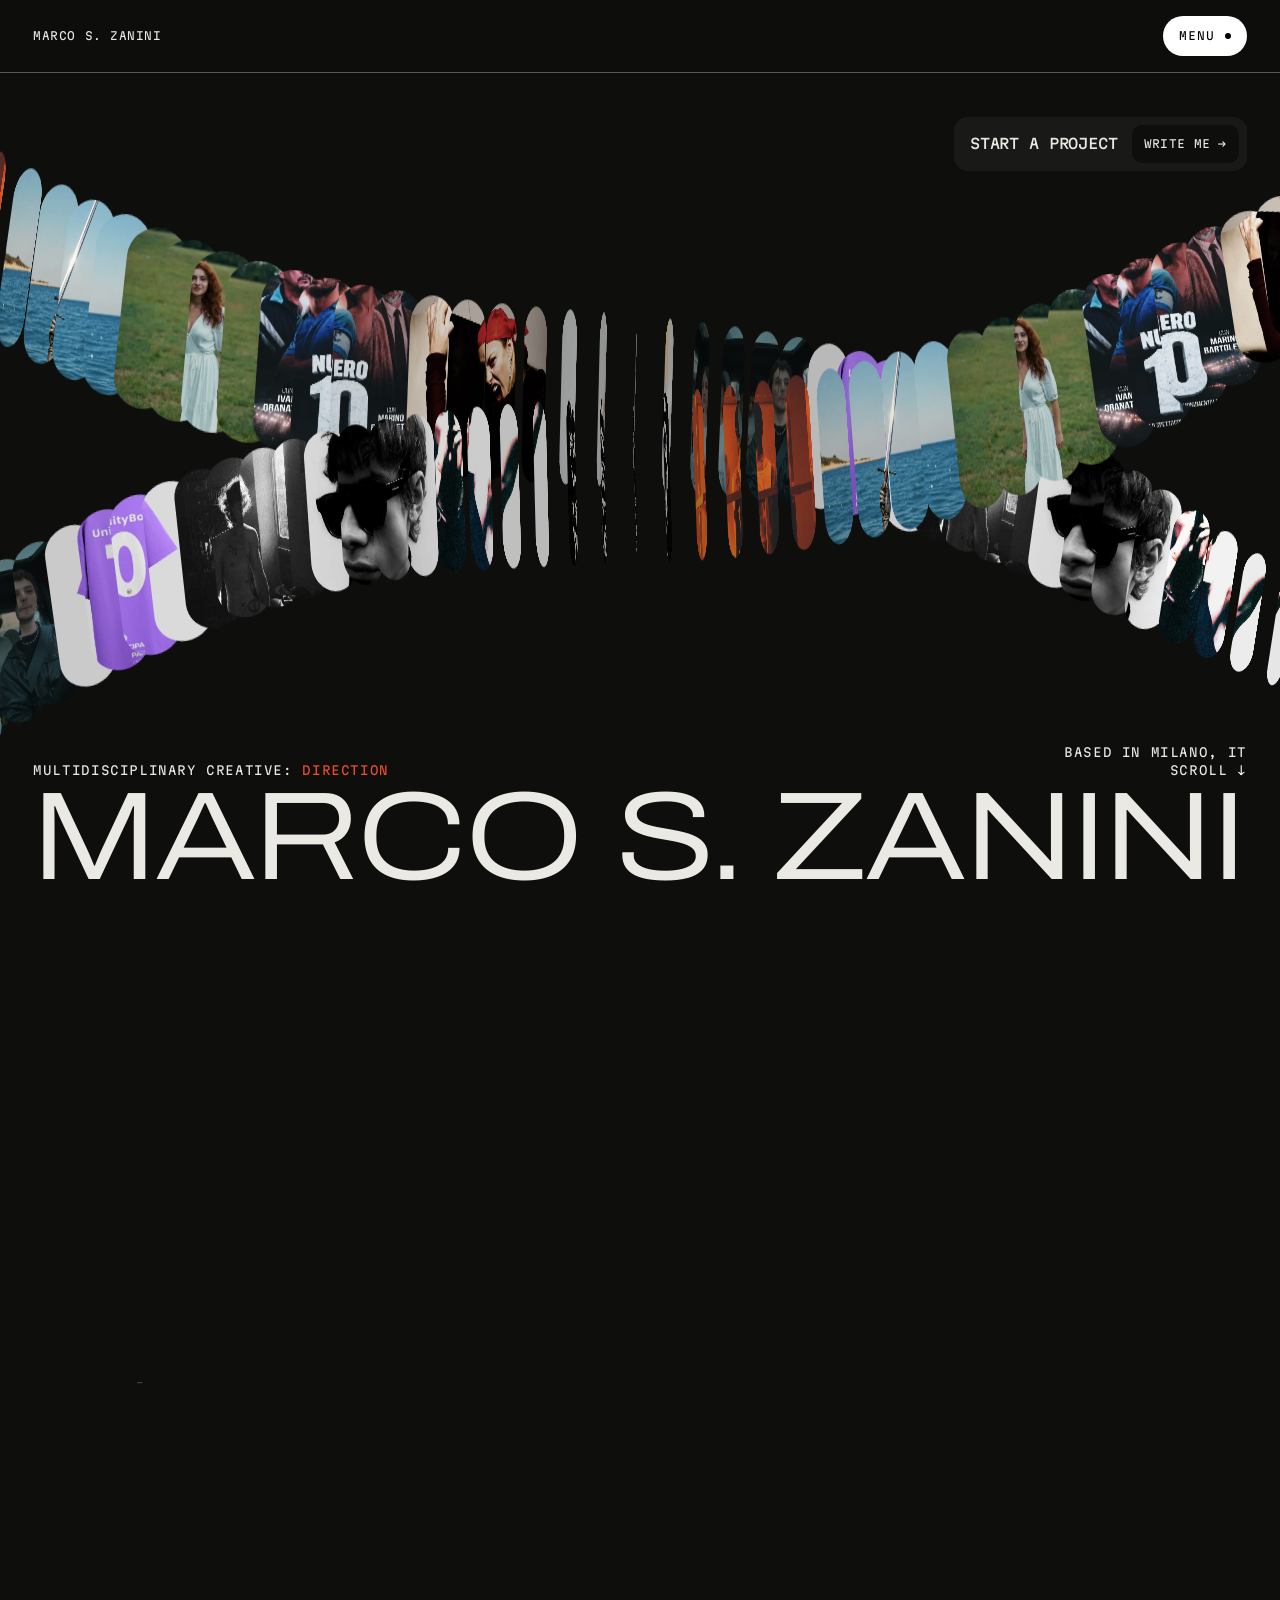
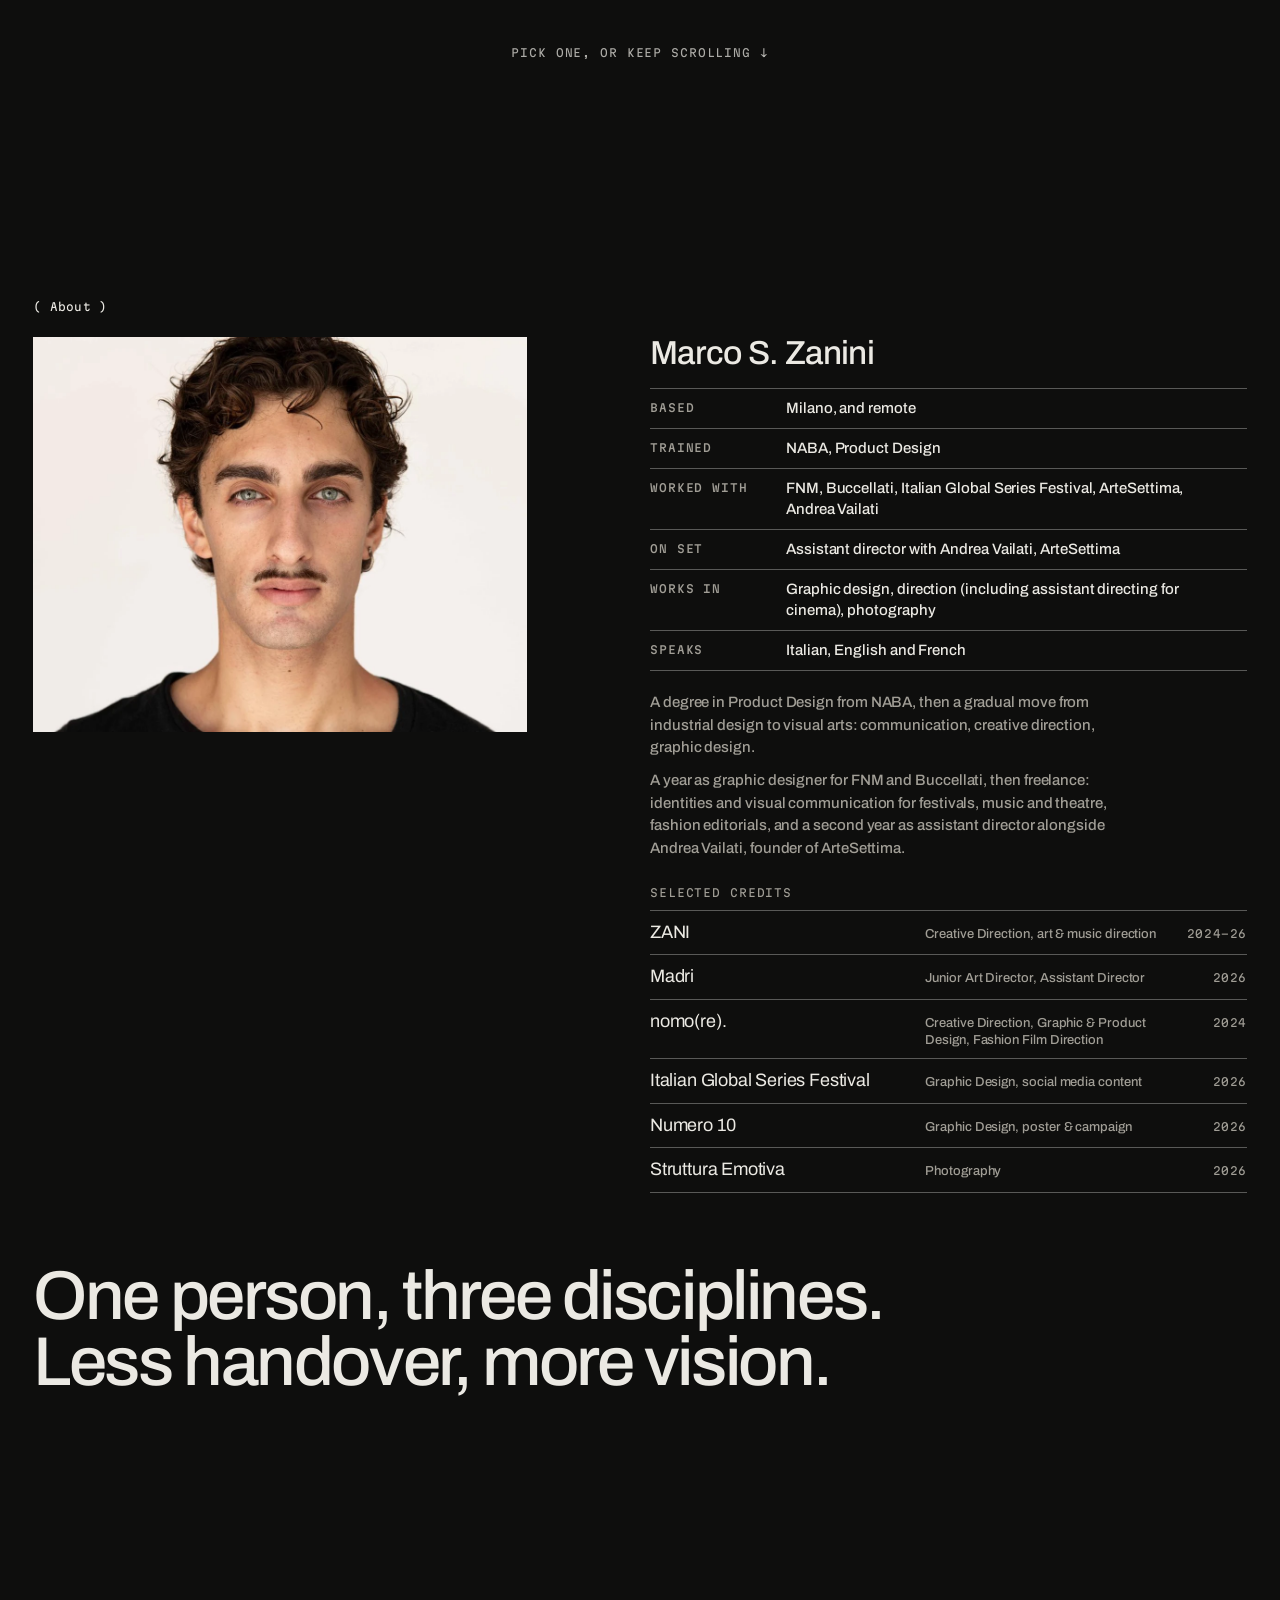
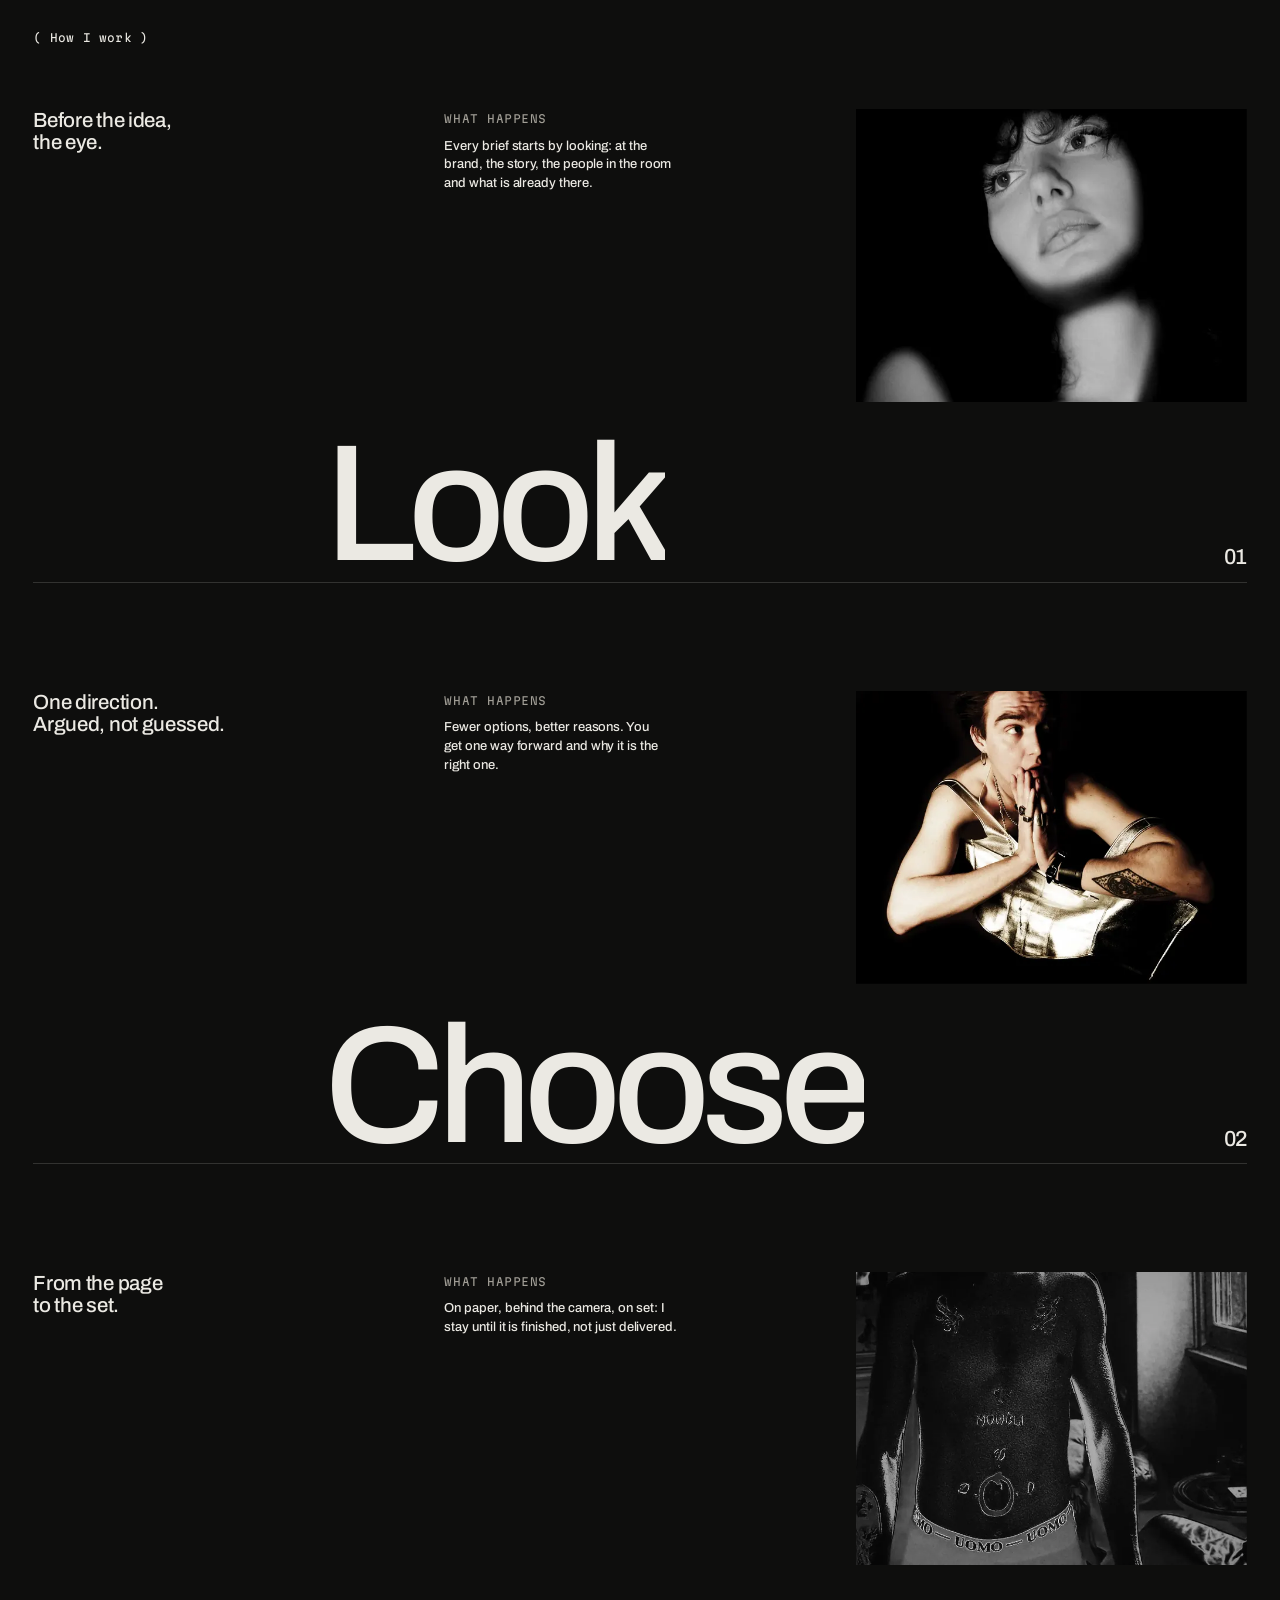
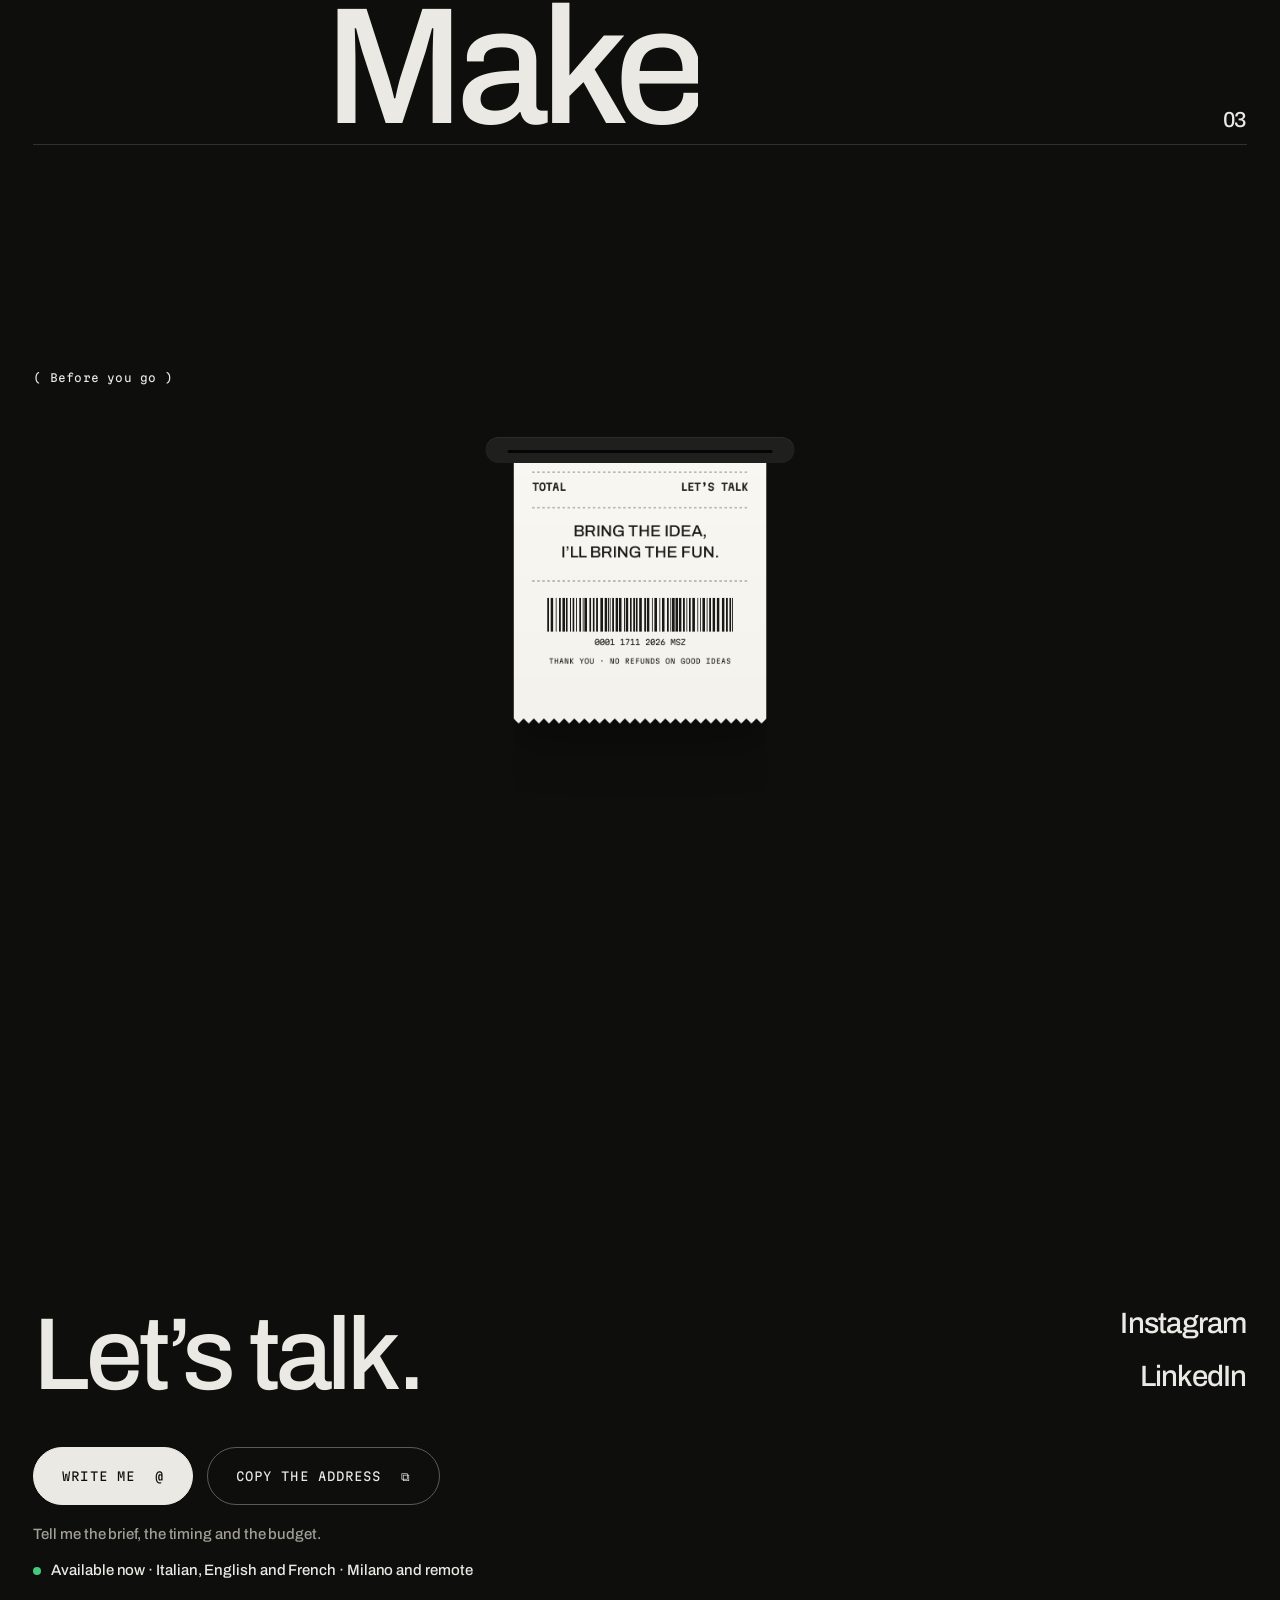
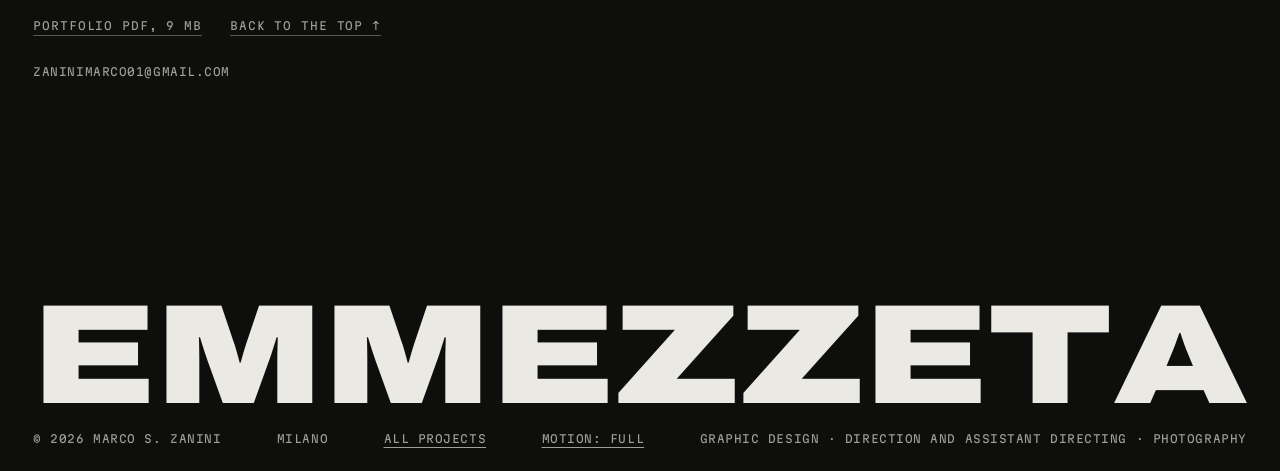
<file: index.html>
<!DOCTYPE html>
<html lang="en" class="dark">
<head>
<meta charset="utf-8">
<meta name="viewport" content="width=device-width, initial-scale=1">
<title>Marco S. Zanini — Multidisciplinary creative, Milano</title>
<meta name="description" content="Marco S. Zanini, multidisciplinary creative in Milano: graphic design, direction, assistant directing on film sets and photography. Available now, Milano and remote.">
<meta property="og:type" content="website">
<meta property="og:title" content="Marco S. Zanini — Multidisciplinary creative, Milano">
<meta property="og:description" content="Graphic design, direction, assistant directing and photography. Available now, Milano and remote.">
<meta property="og:url" content="https://emmezzeta.github.io/">
<meta property="og:image" content="https://emmezzeta.github.io/img/og.jpg">
<meta property="og:image:width" content="1200"><meta property="og:image:height" content="630">
<meta name="twitter:card" content="summary_large_image">
<meta name="theme-color" content="#0e0e0d">
<link rel="icon" href="favicon.svg" type="image/svg+xml">
<script>
(function(){var H=document.documentElement;H.classList.add('js');
/* if anything breaks, the page shows itself without motion rather than staying blank */
window.__err=function(){H.classList.add('noanim')};
window.addEventListener('error',function(e){if(!e.target||e.target===window)H.classList.add('noanim')});
})();
</script>
<link rel="preconnect" href="https://fonts.googleapis.com">
<link href="https://fonts.googleapis.com/css2?family=Archivo:wdth,wght@62..125,100..900&family=Martian+Mono:wdth,wght@75..112.5,100..800&family=Caveat:wght@600..700&display=swap" rel="stylesheet">
<link rel="stylesheet" href="site.css?v=1">
</head>
<body>
<a class="skip mono" href="#hub">Skip to the work</a>
<header class="top mono">
 <a href="#land" data-jump="land">Marco S. Zanini</a>
 <nav><a href="#hub" data-jump="hub"><span data-scr>Disciplines</span></a><a href="#about" data-jump="about"><span data-scr>About</span></a><a href="#contact" data-jump="contact"><span data-scr>Contact</span></a><a href="#index" class="nav-idx" data-index><span data-scr>Index</span></a></nav>
 <span class="tr"></span>
</header>

<main id="top">
<section class="land" id="land" data-ch="land" aria-label="Marco S. Zanini, multidisciplinary creative">
 <div class="rib" id="rib" aria-hidden="true"></div>
 <aside class="lcta" aria-label="Start a project">
  <p class="lcta-h">Start a project</p>
  <p class="lcta-p">Identity, campaign, set or film: let’s talk about it.</p>
  <a class="lcta-b mono" href="#contact" data-jump="contact"><span data-scr>Write me</span><span aria-hidden="true">→</span></a>
 </aside>
 <div class="lkick mono"><span>Multidisciplinary creative: <span class="slot"><span class="slot-in" id="slot"><span>Graphic design</span><span>Direction</span><span>Photography</span><span aria-hidden="true">Graphic design</span></span></span></span><span class="kr">Based in Milano, IT<br>Scroll ↓</span></div>
 <h1 class="lwm" id="lwm" aria-label="Marco S. Zanini"><span class="lwi" id="lwi" aria-hidden="true"><span class="wl" data-chars>Marco S.</span> <span class="wl" data-chars>Zanini</span></span></h1>
</section>
<section class="hub" id="hub" data-ch="hub" aria-label="Disciplines">
 <div class="hub-c">
  <span class="par fo" style="--fd:0ms">( Disciplines )</span>
  <h2><span class="ln"><span>Three disciplines.</span></span><span class="ln" style="--i:1"><span>One way of seeing.</span></span></h2>
  <span class="mono mute fo" style="--fd:700ms">Pick one, or keep scrolling ↓</span>
  <a href="#index" class="mono hub-all fo" style="--fd:800ms" data-index>Or see every project →</a>
 </div>
</section>

<section class="chap ab cs" id="about" data-ch="about" aria-label="About">
 <div class="cs-in">
  <span class="par lr">( About )</span>
  <figure class="cs-ph lri" id="abPh"><img src="img/about_02.webp" alt="Marco S. Zanini, portrait"></figure>
  <div class="cs-sheet">
   <p class="cs-name lr">Marco S. Zanini</p>
   <dl class="cs-rows">
    <div class="lr" style="--dl:80ms"><dt>Based</dt><dd>Milano, and remote</dd></div>
    <div class="lr" style="--dl:140ms"><dt>Trained</dt><dd>NABA, Product Design</dd></div>
    <div class="lr" style="--dl:200ms"><dt>Worked with</dt><dd>FNM, Buccellati, Italian Global Series Festival, ArteSettima, Andrea Vailati</dd></div>
    <div class="lr" style="--dl:260ms"><dt>On set</dt><dd>Assistant director with Andrea Vailati, ArteSettima</dd></div>
    <div class="lr" style="--dl:320ms"><dt>Works in</dt><dd>Graphic design, direction (including assistant directing for cinema), photography</dd></div>
    <div class="lr" style="--dl:380ms"><dt>Speaks</dt><dd>Italian, English and French</dd></div>
   </dl>
   <div class="cs-bio">
    <p class="lr" style="--dl:440ms">A degree in Product Design from NABA, then a gradual move from industrial design to visual arts: communication, creative direction, graphic design.</p>
    <p class="lr" style="--dl:500ms">A year as graphic designer for FNM and Buccellati, then freelance: identities and visual communication for festivals, music and theatre, fashion editorials, and a second year as assistant director alongside Andrea Vailati, founder of ArteSettima.</p>
   </div>
   <p class="cs-h mono lr" style="--dl:560ms">Selected credits</p>
   <ol class="cs-credits" id="csCredits"></ol>
  </div>
  <h2 class="big ab-claim lrl"><span class="ln"><span>One person, three disciplines.</span></span><span class="ln" style="--i:1"><span>Less handover, more vision.</span></span></h2>
 </div>
 <img class="cs-pic" alt="" aria-hidden="true" src="[data-uri]">
</section>

<section class="chap wid" id="wid" aria-label="What I do" hidden>
 <span class="par lr">( What I do )</span>
 <div class="wid-grid" data-lrg>
   <article class="wcard" style="--k:0" data-cat="gd"><div class="ph lri"><img src="img/posters_00.webp" alt="Apollo poster for ZANI, 8 December 2024, Milano"></div><p class="mono lrt">01 Graphic design</p><p class="lrt" style="--j:1">Identities, campaigns and print that hold up at every size.</p></article>
   <article class="wcard" style="--k:1" data-cat="dr"><div class="ph lri"><img src="img/nomore_01.webp" alt="nomo(re) editorial"></div><p class="mono lrt">02 Direction</p><p class="lrt" style="--j:1">Music, editorials and fashion film, from the idea to the final cut.</p></article>
   <article class="wcard" style="--k:2" data-cat="ad"><div class="ph lri"><img src="img/unascena_00.webp" alt="Still from una scena"></div><p class="mono lrt">03 Assistant director</p><p class="lrt" style="--j:1">Assistant director on short films and documentaries: the plan that gets the shot.</p></article>
   <article class="wcard" style="--k:3" data-cat="ph"><div class="ph lri"><img src="img/livemusic_02.webp" alt="Live music photograph"></div><p class="mono lrt">04 Photography</p><p class="lrt" style="--j:1">Portraits, editorials and live music, shot and post-produced.</p></article>
  </div>
</section>

<section class="chap how" id="how" data-ch="how" aria-label="How I work">
 <span class="par">( How I work )</span>
 <div class="step">
  <div class="g12 r1"><p class="st" data-fade>Before the idea,<br>the eye.</p><div class="what" data-fade style="--i:1"><span class="mono mute">What happens</span><p>Every brief starts by looking: at the brand, the story, the people in the room and what is already there.</p></div><div class="ph rv" data-rv="1"><img src="img/struttura_01.webp" alt="Struttura Emotiva"></div></div>
  <div class="word"><b data-rev><span class="ln"><span>Look</span></span></b><span class="n">01</span></div>
 </div>
 <div class="step">
  <div class="g12 r1"><p class="st" data-fade>One direction.<br>Argued, not guessed.</p><div class="what" data-fade style="--i:1"><span class="mono mute">What happens</span><p>Fewer options, better reasons. You get one way forward and why it is the right one.</p></div><div class="ph rv" data-rv="2"><img src="img/tiresia_01.webp" alt="/Tiresia editorial"></div></div>
  <div class="word"><b data-rev><span class="ln"><span>Choose</span></span></b><span class="n">02</span></div>
 </div>
 <div class="step">
  <div class="g12 r1"><p class="st" data-fade>From the page<br>to the set.</p><div class="what" data-fade style="--i:1"><span class="mono mute">What happens</span><p>On paper, behind the camera, on set: I stay until it is finished, not just delivered.</p></div><div class="ph rv" data-rv="0"><img src="img/santaliberta_00.webp" alt="Santa Libertà! editorial"></div></div>
  <div class="word"><b data-rev><span class="ln"><span>Make</span></span></b><span class="n">03</span></div>
 </div>
</section>

<section class="chap bin" id="bin" data-ch="bin" aria-label="Before you go">
 <span class="par lr">( Before you go )</span>
 <div class="bn-stage">
  <div class="prn" aria-hidden="true"><span class="prn-slot"></span></div>
  <div class="rc-win">
   <div class="rc-slot" role="button" tabindex="0" aria-label="A receipt that reads: Bring the idea, I’ll bring the fun. Pull it down to tear it off, or press Enter."></div>
  </div>
  <p class="bn-hint mono" aria-live="polite"></p>
 </div>
</section>

<div id="ftSlot"></div>
</main>

<div class="veil" id="veil" aria-hidden="true"></div>
<div class="cat" id="cat" role="dialog" aria-modal="true" aria-labelledby="catTitle">
 <div class="cat-in">
  <div class="cat-head">
   <div>
    <span class="par fo" style="--fd:200ms">( Discipline )</span>
    <h2 class="cat-title" id="catTitle"><span id="catName"></span><sup class="fo" id="catCount" style="--fd:700ms"></sup></h2>
   </div>
   <p class="cat-side fo" style="--fd:600ms"><span class="mono" id="catSub"></span><span id="catSide"></span></p>
  </div>
  <div class="cat-bar fo" style="--fd:800ms">
   <nav class="cat-idx" id="catIdx" aria-label="Projects in this discipline"></nav>
   <button class="back" type="button" data-back>← Disciplines</button>
  </div>
  <div class="works" id="catWorks"></div>
 </div>
 <div id="catFoot"></div>
</div>
<div class="proj" id="proj" role="dialog" aria-modal="true" aria-labelledby="pjTitle">
 <div class="pj-in" id="pjIn">
  <header class="pj-head" id="pjHead">
   <div class="pj-r1"><h2 class="pj-title" id="pjTitle"></h2><span class="pj-no" id="pjNo" aria-hidden="true"></span></div>
   <div class="pj-r2">
    <div class="pj-left">
     <p class="pj-tags mono mute fo" id="pjTags" style="--fd:300ms"></p>
     <p class="pj-role fo" id="pjRole" style="--fd:340ms"></p>
     <p class="pj-sub fo" id="pjSub" style="--fd:380ms"></p>
     <p class="pj-lead fo" id="pjLead" style="--fd:520ms"></p>
     <dl class="pj-meta" id="pjMeta"></dl>
     <button class="back pj-back fo" type="button" data-pback style="--fd:1000ms">← Back</button>
    </div>
    <div class="pj-hero" id="pjHero"><img src="img/tiresia_00.webp" alt=""></div>
   </div>
  </header>
  <div id="pjBody"></div>
 </div>
 <div id="pjFoot"></div>
</div>
<div class="ctag mono" id="ctag" aria-hidden="true">Open <span>→</span></div>
<p class="ab-hint mono" aria-hidden="true">Wipe the glass</p>
<a class="mcta" data-mail href="#contact">Write me <span aria-hidden="true">@</span></a>
<div class="toast mono" id="toast" role="status"></div>
<canvas id="gl" aria-hidden="true"></canvas>

<script src="app.js?v=1"></script>
</body>
</html>
</file>
<file: site.css>
:root{--bg:#efeee9;--fg:#0f0f0e;--mute:#5d5b55;--line:rgba(15,15,14,.15);--line2:rgba(15,15,14,.32);--red:#d13a1c;--bg2:#e2e0da;--pad:clamp(16px,2.6vw,40px);--gap:20px;
--sans:"Archivo","Helvetica Neue",Helvetica,Arial,sans-serif;--mono:"Martian Mono",ui-monospace,Menlo,monospace;
--p4:cubic-bezier(.86,0,.07,1);--eo:cubic-bezier(.16,1,.3,1)}
*{box-sizing:border-box;margin:0;padding:0}
html{background:var(--bg)}
html.dark{--bg:#0e0e0d;--fg:#ebe9e3;--mute:#a19e96;--line:rgba(235,233,227,.16);--line2:rgba(235,233,227,.34);--red:#ef4d2c;--bg2:#1d1d1b}
body,.cat,.proj{transition:background-color .6s var(--eo),color .6s var(--eo)}
html.lock{overflow:hidden}
body{background:var(--bg);color:var(--fg);font-family:var(--sans);font-weight:500;font-size:15px;line-height:1.3;letter-spacing:-.005em;-webkit-font-smoothing:antialiased;overflow-x:hidden}
a{color:inherit;text-decoration:none}
button{font:inherit;color:inherit;background:none;border:0;cursor:pointer;text-align:inherit}
:focus-visible{outline:2px solid var(--red);outline-offset:3px}
.mono{font-family:var(--mono);font-size:11px;font-weight:400;letter-spacing:.05em;text-transform:uppercase;line-height:1.5}
.par{font-family:var(--mono);font-size:11px;font-weight:400;letter-spacing:.02em;line-height:1.5}
.mute{color:var(--mute)}

/* header */
.top{position:fixed;inset:0 0 auto;z-index:60;display:grid;grid-template-columns:1fr auto 1fr;align-items:center;gap:16px;padding:16px var(--pad);mix-blend-mode:difference;color:#fff}
.top nav{display:flex;gap:28px}
.top a:hover{opacity:.6}
.top .tr{justify-self:end;display:flex;gap:26px;align-items:center}
.tgl{font:inherit;letter-spacing:inherit;text-transform:inherit;color:inherit}
.tgl:hover{opacity:.6}

/* reveals — lines, letters, fades (timings from the reference: lines 1s, letters 1.2s / 30ms) */
.ln{display:block;overflow:hidden;padding-bottom:.12em;margin-bottom:-.12em}
.ln>span{display:block;transform:translateY(130%);transition:transform 1s var(--p4);transition-delay:calc(var(--d,0ms) + var(--i,0)*50ms)}
.in .ln>span,.ln.in>span{transform:none}
.lm{display:inline-block;overflow:hidden;vertical-align:top;padding-bottom:.14em;margin-bottom:-.14em}
.lc{display:inline-block;transform:translateY(135%);transition:transform 1.2s var(--p4);transition-delay:calc(var(--d,0ms) + var(--i,0)*30ms)}
.in .lc{transform:none}
.fo{opacity:0;transition:opacity 1s cubic-bezier(.33,1,.68,1);transition-delay:calc(var(--d,0ms) + var(--fd,500ms))}
.in .fo,.fo.in{opacity:1}
.rs .lc,.rs .fo,.rs .ln>span{transition:none!important}
[data-fade]{opacity:0;transform:translateY(16px);transition:opacity 1s cubic-bezier(.33,1,.68,1),transform 1.1s var(--eo);transition-delay:calc(var(--i,0)*90ms)}
[data-fade].in{opacity:1;transform:none}

/* hub */
.hub{position:relative;height:100svh;min-height:700px;overflow:hidden}
.card{position:absolute;left:0;top:0;border-radius:10px;overflow:hidden;z-index:45;background:var(--bg2);transform-origin:50% 50%;will-change:transform}
.card img{width:100%;height:100%;object-fit:cover;display:block;pointer-events:none}
.gl .card{background:transparent}
.gl .card img{opacity:0}
.gl .cat .ph img{opacity:0}
.dl{position:absolute;z-index:55;display:block}
.dl .sub,.dl .go{position:absolute;top:calc(100% + 8px);white-space:nowrap}
.dl.L .sub,.dl.L .go{right:0}
.dl.R .sub,.dl.R .go{left:0}
.dl .sub+.go{top:calc(100% + 28px)}
.dl.L{text-align:right;transform:translate(-100%,-50%)}
.dl.R{text-align:left;transform:translate(0,-50%)}
.dl.C{text-align:center;transform:translate(-50%,-50%)}
.dl.C .sub{left:50%;transform:translateX(-50%)}
.dl.C .go{left:50%;transform:translate(-50%,4px)}
.dl.C:hover .go,.dl.C:focus-visible .go{transform:translate(-50%,0)}
.dl .nm{display:block;font-size:clamp(22px,2.15vw,32px);line-height:1;letter-spacing:-.025em;white-space:nowrap;transition:color .25s}
.dl sup{font-family:var(--mono);font-size:11px;font-weight:400;color:var(--red);letter-spacing:0;vertical-align:top;margin-left:6px;display:inline-block}
.dl .sub{color:var(--mute)}
.dl .go{color:var(--red);opacity:0;transform:translateY(4px);transition:opacity .3s,transform .4s var(--eo)}
.dl:hover .nm,.dl:focus-visible .nm{color:var(--red)}
.dl:hover .go,.dl:focus-visible .go{opacity:1;transform:none}
.hub-c{position:absolute;left:50%;bottom:8.5vh;transform:translateX(-50%);width:min(620px,92vw);display:flex;flex-direction:column;align-items:center;gap:16px;text-align:center;z-index:55}
.hub-c h2{font-size:clamp(30px,3.3vw,50px);line-height:.98;letter-spacing:-.03em;font-weight:500}
.hub .dl,.hub .hub-c{transition:opacity .45s var(--eo)}
.hub.out .dl,.hub.out .hub-c{opacity:0;pointer-events:none}
.hub.out .card{pointer-events:none}
html.away-hub .hub .card{visibility:hidden}
html.gl-lost #gl{opacity:0}

/* sections */
.sec{padding:0 var(--pad)}
.g12{display:grid;grid-template-columns:repeat(12,minmax(0,1fr));column-gap:var(--gap)}
.big{font-size:clamp(40px,5.4vw,82px);line-height:.96;letter-spacing:-.035em;font-weight:500}
.ab-intro{padding-top:24vh;align-items:start}
.ab-intro .par{grid-column:1/4}
.ab-intro .txt{grid-column:7/12;font-size:clamp(16px,1.25vw,19px);line-height:1.4}
.ab-intro .txt p+p{margin-top:.9em}
.ab-claim{margin-top:18vh}
.ab-claim .big{grid-column:1/11}
.wid{margin-top:26vh}
.wid-grid{display:grid;grid-template-columns:repeat(4,minmax(0,1fr));gap:var(--gap);margin-top:30px}
.ph{position:relative;display:block;overflow:hidden}
.ph img{position:absolute;inset:0;width:100%;height:100%;object-fit:cover;display:block}
.rv img{clip-path:inset(100% 0 0 0);transform:scale(1.14);transition:clip-path 1.25s var(--p4),transform 1.8s var(--eo)}
.rv[data-rv="1"] img{clip-path:inset(0 100% 0 0)}
.rv[data-rv="2"] img{clip-path:inset(50% 50% 50% 50%)}
.rv[data-rv="3"] img{clip-path:inset(0 0 100% 0)}
.rv.in img{clip-path:inset(0 0 0 0);transform:none}
.wcard .ph{aspect-ratio:4/5}
.wcard .mono{margin-top:14px;color:var(--mute)}
.wcard p{margin-top:6px;font-size:14px;line-height:1.4;max-width:30ch}
.how{margin-top:28vh}
.step{margin-top:12vh}
.step .r1{align-items:start}
.step .st{grid-column:1/4;font-size:clamp(18px,1.6vw,24px);line-height:1.08;letter-spacing:-.015em}
.step .what{grid-column:5/8}
.step .what p{margin-top:8px;font-size:13px;line-height:1.45;max-width:34ch}
.step .ph{grid-column:9/13;aspect-ratio:4/3}
.step .word{display:flex;justify-content:space-between;align-items:flex-end;border-bottom:1px solid var(--line);margin-top:4vh;padding-bottom:10px}
.step .word b{font-weight:500;font-size:clamp(84px,13vw,200px);line-height:.8;letter-spacing:-.05em;margin-left:24%}
.step .word .n{font-size:clamp(18px,1.7vw,26px);letter-spacing:-.02em}
.sel{margin-top:28vh}

/* works: same size as the About cards (3 of 12 columns, 4:5), entering sideways from outside */
.works{display:grid;grid-template-columns:repeat(12,minmax(0,1fr));column-gap:var(--gap);row-gap:10vh;margin-top:7vh;align-items:start}
.sw .cap{display:flex;flex-direction:column;gap:4px;margin-bottom:12px;opacity:0;transform:translateY(10px);transition:opacity .9s cubic-bezier(.33,1,.68,1) .55s,transform 1s var(--eo) .55s}
.sw .cap .t{font-size:clamp(17px,1.4vw,21px);letter-spacing:-.015em}
.sw .ph{aspect-ratio:4/5;transform:translateX(calc(var(--dir,-1)*80vw));transition:transform 1.5s var(--p4)}
.sw .ph img{transform:scale(1.2);transition:transform 2.1s var(--eo) .35s}
.sw.in .ph,.sw.in .ph img{transform:none}
.sw.in .cap{opacity:1;transform:none}
.sw .ph:hover img{transform:scale(1.04);transition-delay:0s;transition-duration:.9s}
.close{margin:30vh 0 6vh}
.close .big{grid-column:1/12}
.ctag{position:fixed;left:0;top:0;z-index:58;pointer-events:none;height:34px;padding:0 14px;border-radius:999px;background:var(--fg);color:var(--bg);display:flex;align-items:center;gap:10px;opacity:0;transform:scale(.8);transition:opacity .2s,transform .35s var(--eo)}
.ctag.on{opacity:1;transform:scale(1)}

/* footer */
.ft{position:relative;padding:14vh var(--pad) 0;overflow:hidden}
.ft-top{align-items:end}
.ft-h{grid-column:1/9;font-size:clamp(46px,6.6vw,108px);line-height:.93;letter-spacing:-.04em;font-weight:500}
.ft-soc{grid-column:10/13;list-style:none;font-size:clamp(22px,2.3vw,36px);line-height:1.12;letter-spacing:-.025em}
.ft-soc a:hover{color:var(--red)}
.ft-pills{display:flex;flex-wrap:wrap;gap:14px;margin-top:44px}
.pill{display:inline-flex;align-items:center;gap:20px;height:58px;padding:0 28px;border:1px solid var(--line2);border-radius:999px;font-family:var(--mono);font-size:12px;font-weight:400;letter-spacing:.09em;text-transform:uppercase;transition:background-color .25s,color .25s,border-color .25s}
.pill:hover{background:var(--fg);color:var(--bg);border-color:var(--fg)}
.pill .ar{display:inline-block;transition:transform .45s var(--eo)}
.pill:hover .ar{transform:translateX(5px)}
.ft-mail{margin-top:16px}
.ft-word{margin-top:9vh;display:flex;justify-content:space-between;font-weight:900;font-stretch:125%;line-height:.76;letter-spacing:-.01em;white-space:nowrap;user-select:none;overflow:hidden;padding-top:.04em}
.ft-word.up{overflow:visible}
.ft-word .L{display:inline-block;transform-origin:50% 58%;will-change:transform;transform:translateY(115%)}
.ft-word.shown .L{transform:none}
.ft-meta{display:flex;justify-content:space-between;gap:16px;padding:20px 0 24px}

/* discipline page */
.cat{position:fixed;inset:0;z-index:40;background:var(--bg);overflow-y:auto;overflow-x:hidden;overscroll-behavior:contain;visibility:hidden;opacity:0;transform-origin:50% 45%}
.cat.open{visibility:visible}
.cat-in{padding:0 var(--pad)}
.cat-head{padding-top:96px;display:flex;justify-content:space-between;align-items:flex-start;gap:24px}
.cat-head .par{display:block;margin-bottom:18px}
.cat-title{font-size:clamp(56px,10.4vw,150px);line-height:.84;letter-spacing:-.05em;font-weight:500;white-space:nowrap}
.cat-title sup{font-family:var(--mono);font-size:14px;font-weight:400;color:var(--red);letter-spacing:0;vertical-align:top;margin-left:12px;display:inline-block;margin-top:.3em}
.cat-side{max-width:320px;font-size:15px;line-height:1.4;padding-top:44px}
.cat-side .mono{display:block;margin-bottom:8px;color:var(--mute)}
.cat-bar{display:flex;justify-content:space-between;align-items:center;gap:24px;margin-top:52px;padding-top:18px;border-top:1px solid var(--line)}
.cat-idx{display:flex;flex-wrap:wrap;gap:6px 26px}
.cat-idx button{display:inline-flex;gap:10px;align-items:baseline;font-size:17px;letter-spacing:-.01em;transition:color .2s}
.cat-idx button .mono{color:var(--mute)}
.cat-idx button:hover{color:var(--red)}
.back{display:inline-flex;align-items:center;gap:12px;height:44px;padding:0 20px;border-radius:999px;background:var(--fg);color:var(--bg);font-family:var(--mono);font-size:11px;font-weight:400;letter-spacing:.07em;text-transform:uppercase;white-space:nowrap}
.back:hover{background:#b42f16;color:#fff}
.cat .works{margin-top:12vh}
.cat .ft{margin-top:18vh}

/* project page */
.proj{position:fixed;inset:0;z-index:45;background:var(--bg);overflow-y:auto;overflow-x:hidden;overscroll-behavior:contain;visibility:hidden}
.proj.open{visibility:visible}
.pj-in{padding:0 var(--pad);transition:opacity .45s var(--eo)}
.pj-in.swap{opacity:0}
.pj-head{padding-top:86px}
.pj-r1{display:flex;justify-content:space-between;align-items:flex-start;gap:32px}
.pj-title{font-size:clamp(52px,8.6vw,138px);line-height:.86;letter-spacing:-.05em;font-weight:500;max-width:11ch}
.pj-no{font-size:clamp(52px,8.6vw,138px);line-height:.86;letter-spacing:-.05em;font-weight:500;white-space:nowrap}
.w{display:inline-block;white-space:nowrap}
.pj-r2{display:grid;grid-template-columns:repeat(12,minmax(0,1fr));column-gap:var(--gap);margin-top:40px;align-items:start}
.pj-left{grid-column:1/6}
.pj-tags{display:flex;flex-wrap:wrap;gap:6px 18px}
.pj-sub{margin-top:14px;font-size:clamp(17px,1.4vw,21px);letter-spacing:-.015em;color:var(--mute)}
.pj-lead{margin-top:26px;font-size:clamp(18px,1.5vw,22px);line-height:1.32;letter-spacing:-.015em;max-width:34ch}
.pj-meta{margin-top:32px;border-top:1px solid var(--line)}
.pj-meta div{display:grid;grid-template-columns:110px minmax(0,1fr);gap:16px;align-items:baseline;padding:11px 0;border-bottom:1px solid var(--line)}
.pj-meta dt{color:var(--mute)}
.pj-meta dd{font-size:15px;line-height:1.35}
.pj-back{margin-top:30px}
.pj-hero{grid-column:7/13;justify-self:end;position:relative;overflow:hidden}
.pj-hero img{display:block;width:100%;height:100%;object-fit:cover;opacity:0;transform:scale(1.025);transition:transform 1.2s var(--eo)}
.pj-hero.landed img,.nogl .pj-hero img{opacity:1;transform:none}
.pj-txt{display:grid;grid-template-columns:repeat(12,minmax(0,1fr));column-gap:var(--gap);margin-top:22vh;align-items:start}
.pj-txt .par{grid-column:1/4}
.pj-txt .tx{grid-column:7/12}
.pj-txt p{font-size:clamp(15px,1.15vw,17px);line-height:1.55}
.pj-txt p+p{margin-top:1em}
.pj-rows{display:flex;flex-direction:column;gap:5vh;margin-top:16vh}
.r{display:flex;gap:var(--gap);align-items:flex-start}
.r.solo{justify-content:center}
.r.solo.left{justify-content:flex-start}
.r.solo.right{justify-content:flex-end}
.r figure{position:relative;overflow:hidden;min-width:0}
.r figure img,.r figure video{position:absolute;inset:0;width:100%;height:100%;object-fit:cover;display:block}
.r figure.rv img,.r figure.rv video{clip-path:inset(100% 0 0 0);transform:scale(1.12);transition:clip-path 1.3s var(--p4),transform 1.9s var(--eo);transition-delay:calc(var(--i,0)*110ms)}
.r figure.rv.in img,.r figure.rv.in video{clip-path:inset(0 0 0 0);transform:none}
.r figure.ctl video{position:static;height:auto}
.rl{display:flex;align-items:center;gap:16px;margin-top:6vh;color:var(--mute)}
.rl::after{content:"";flex:1;height:1px;background:var(--line)}
.pj-q{font-size:clamp(34px,4.4vw,68px);line-height:1.02;letter-spacing:-.035em;font-weight:500;text-align:center;max-width:18ch;margin:12vh auto}
.ch{margin-top:24vh}
.ch-h{display:grid;grid-template-columns:repeat(12,minmax(0,1fr));column-gap:var(--gap);align-items:end;padding-bottom:16px;border-bottom:1px solid var(--line)}
.ch-h .par{grid-column:1/3}
.ch-h h3{grid-column:3/10;font-size:clamp(34px,4.2vw,66px);line-height:.95;letter-spacing:-.04em;font-weight:500}
.ch-h .mono{grid-column:10/13;justify-self:end;color:var(--mute);text-align:right}
.ch-t{display:grid;grid-template-columns:repeat(12,minmax(0,1fr));column-gap:var(--gap);margin-top:36px}
.ch-t div{grid-column:7/12}
.ch-t p{font-size:clamp(15px,1.15vw,17px);line-height:1.55}
.ch .pj-rows{margin-top:8vh}
.cr{display:grid;grid-template-columns:repeat(12,minmax(0,1fr));column-gap:var(--gap);margin-top:14vh}
.cr .par{grid-column:1/4}
.cr dl{grid-column:7/13;border-top:1px solid var(--line)}
.cr dl div{display:flex;justify-content:space-between;gap:24px;padding:10px 0;border-bottom:1px solid var(--line)}
.cr dt{color:var(--mute)}
.cr dd{font-size:15px;text-align:right}
.car-w{position:relative}
.car{display:flex;gap:var(--gap);overflow-x:auto;scrollbar-width:none;cursor:grab;padding-bottom:4px}
.car::-webkit-scrollbar{display:none}
.car.drag{cursor:grabbing}
.car figure{flex:0 0 auto;height:72vh;position:relative;overflow:hidden}
.car img{height:100%;width:auto;display:block;pointer-events:none}
.car-hint{margin-top:12px;color:var(--mute)}
.pj-next{display:grid;grid-template-columns:repeat(12,minmax(0,1fr));column-gap:var(--gap);align-items:end;margin-top:26vh;padding-top:20px;border-top:1px solid var(--line)}
.pj-next .par{grid-column:1/4;align-self:start}
.pj-next b{grid-column:4/10;font-weight:500;font-size:clamp(40px,5.6vw,92px);line-height:.9;letter-spacing:-.045em;transition:color .25s}
.pj-next .th{grid-column:11/13;aspect-ratio:4/5;overflow:hidden;position:relative}
.pj-next .th img{position:absolute;inset:0;width:100%;height:100%;object-fit:cover;transition:transform 1s var(--eo)}
.pj-next:hover b{color:var(--red)}
.pj-next:hover .th img{transform:scale(1.06)}
.proj .ft{margin-top:20vh}
@media (max-width:900px){.pj-left,.pj-hero,.pj-txt .par,.pj-txt .tx,.ch-t div,.cr .par,.cr dl{grid-column:1/-1}.pj-hero{margin-top:28px;justify-self:start}.r{flex-direction:column}.r figure{width:100%!important;flex:none!important}.ch-h h3{grid-column:1/-1}.ch-h .mono{grid-column:1/-1;justify-self:start}}
html.noanim .ln>span,html.noanim .lc,html.noanim .fo,html.noanim [data-fade],html.noanim .rv img,html.noanim .sw .ph,html.noanim .sw .ph img,html.noanim .sw .cap,html.noanim .ft-word .L,html.noanim .card img,html.noanim .cat .ph img,html.noanim .pj-hero img,html.noanim .r figure img{transition:none!important;transform:none!important;opacity:1!important;clip-path:none!important}
html.noanim #gl{display:none}
#gl{position:fixed;inset:0;width:100%;height:100%;z-index:50;pointer-events:none}
.toast{position:fixed;left:50%;bottom:24px;z-index:70;transform:translate(-50%,20px);opacity:0;background:var(--fg);color:var(--bg);padding:12px 18px;border-radius:999px;transition:.35s var(--eo)}
.toast.on{opacity:1;transform:translate(-50%,0)}

@media (max-width:900px){
 .ab-intro .par,.ab-intro .txt,.ab-claim .big,.step .st,.step .what,.step .ph,.ft-h,.ft-soc,.close .big{grid-column:1/-1}
 .ab-intro .txt,.step .what,.step .ph,.ft-soc{margin-top:20px}
 .wid-grid{grid-template-columns:repeat(2,minmax(0,1fr))}
 .works .sw{grid-column:auto/span 6!important;margin-top:0!important}
 .cat-head,.cat-bar{flex-direction:column;align-items:flex-start}
 .cat-side{padding-top:0}
}
@media (prefers-reduced-motion:reduce){
 .ln>span,.lc,.fo,[data-fade],.rv img,.sw .ph,.sw .ph img,.sw .cap,.ft-word .L{transition:none!important;transform:none!important;opacity:1!important;clip-path:none!important}
}
/* scrolling from the fan to About: the hub texts leave upwards, faster than they arrived */
.hub.away .lc{transform:translateY(-125%);transition-duration:.75s;transition-delay:calc(var(--i,0)*14ms)}
.hub.away .ln>span{transform:translateY(-130%);transition-duration:.75s;transition-delay:calc(var(--i,0)*40ms)}
.hub.away .fo{opacity:0;transition-duration:.35s;transition-delay:0s}
.hub.away .dl{pointer-events:none}

/* ---------- landing: the live site's ribbon and name ---------- */
.land{position:relative;height:100svh;min-height:620px;overflow:hidden;display:flex;flex-direction:column;justify-content:flex-end;padding:0 var(--pad) clamp(6px,1vw,16px)}
.rib{position:fixed;inset:0;z-index:2;pointer-events:none;perspective:1400px;perspective-origin:50% 38%}
.rib.off{visibility:hidden}
.rsl{position:absolute;left:0;top:0;border-radius:999px;background-color:var(--bg2);background-repeat:no-repeat;will-change:transform;transform:scale(0);backface-visibility:visible}
.lcta{position:absolute;z-index:4;right:var(--pad);top:clamp(78px,13vh,130px);width:clamp(280px,23vw,350px);display:flex;flex-direction:column;gap:9px;padding:16px;border-radius:18px;background:color-mix(in srgb,var(--bg2) 82%,transparent);-webkit-backdrop-filter:blur(16px);backdrop-filter:blur(16px);opacity:0;transform:translateX(30px);transition:opacity .8s var(--eo) .9s,transform .8s var(--eo) .9s}
.land.go .lcta{opacity:1;transform:none}
.lcta-h{font-family:var(--mono);font-stretch:108%;font-weight:500;font-size:14px;line-height:1.15;text-transform:uppercase;letter-spacing:-.01em}
.lcta-p{font-size:12.5px;line-height:1.38;color:var(--mute)}
.lcta-b{margin-top:5px;border-radius:10px;display:flex;justify-content:space-between;align-items:center;gap:8px;padding:11px 12px 10px;background:var(--bg);font-size:11px;letter-spacing:.03em;transition:background-color .2s,color .2s}
.lcta-b:hover{background:var(--fg);color:var(--bg)}
.lkick{position:relative;z-index:3;display:flex;justify-content:space-between;align-items:flex-end;gap:16px;margin-bottom:clamp(2px,.6vw,10px);font-size:clamp(11px,.95vw,14px);opacity:0;transition:opacity .9s var(--eo) .6s}
.land.go .lkick{opacity:1}
.lkick .kr{text-align:right}
.slot{display:inline-block;height:1.5em;overflow:hidden;vertical-align:bottom}
.slot-in{display:flex;flex-direction:column;transition:transform .8s var(--eo)}
.slot-in>span{height:1.5em;color:var(--red);white-space:nowrap}
.lwm{position:relative;z-index:3;font-stretch:120%;font-weight:330;line-height:.8;letter-spacing:-.045em;text-transform:uppercase;white-space:nowrap;margin-left:-.03em;font-size:12vw}
.lwi{display:inline-block}
.lwm .wl{display:inline-block;overflow:hidden;padding:.22em .12em .2em;margin:-.22em -.12em -.2em;vertical-align:bottom}
.lwm .wc{display:inline-block;transform:translateY(106%);transition:transform .9s var(--eo);transition-delay:calc(.1s + var(--i,0)*42ms)}
.land.go .lwm .wc{transform:none}

/* menu: covers the page while the cards close into the ring */
.veil{position:fixed;inset:0;z-index:47;background:var(--bg);opacity:0;visibility:hidden;pointer-events:none}
.veil.on{visibility:visible;pointer-events:auto}
html.rsall *{transition:none!important}

/* About: texts and What I do arrive from left to right, texts first, then images */
.lr{clip-path:inset(-20% 100% -20% 0);transform:translateX(-28px);transition:clip-path 1.1s var(--p4),transform 1.3s var(--eo);transition-delay:var(--dl,0ms)}
.lr.in{clip-path:inset(-20% -2% -20% 0);transform:none}
.lrl .ln>span{transform:translateX(-.3em);clip-path:inset(-25% 100% -25% 0);transition:clip-path 1.15s var(--p4),transform 1.35s var(--eo);transition-delay:calc(var(--i,0)*130ms)}
.lrl.in .ln>span{transform:none;clip-path:inset(-25% -2% -25% 0)}
.wid-grid .lrt{clip-path:inset(-20% 100% -20% 0);transform:translateX(-22px);transition:clip-path 1s var(--p4),transform 1.2s var(--eo);transition-delay:calc(var(--k,0)*110ms + var(--j,0)*80ms)}
.wid-grid.in .lrt{clip-path:inset(-20% -2% -20% 0);transform:none}
.wid-grid .lri{clip-path:inset(0 100% 0 0);transition:clip-path 1.25s var(--p4);transition-delay:calc(560ms + var(--k,0)*130ms)}
.wid-grid .lri img{transform:translateX(-10%) scale(1.14);transition:transform 1.8s var(--eo);transition-delay:calc(560ms + var(--k,0)*130ms)}
.wid-grid.in .lri{clip-path:inset(0 0 0 0)}
.wid-grid.in .lri img{transform:none}
html.noanim .lr,html.noanim .lrl .ln>span,html.noanim .lrt,html.noanim .lri,html.noanim .lri img,html.noanim .lwm .wc,html.noanim .lcta,html.noanim .lkick{transition:none!important;transform:none!important;opacity:1!important;clip-path:none!important}
@media (prefers-reduced-motion:reduce){
 .lr,.lrl .ln>span,.lrt,.lri,.lri img,.lwm .wc,.lcta,.lkick{transition:none!important;transform:none!important;opacity:1!important;clip-path:none!important}
}
@media (max-width:760px){
 .lkick{flex-direction:column;align-items:flex-start;gap:6px}.lkick .kr{text-align:left}
 .lwm .wl{display:block}
 .lcta{display:none}
}
.rsl b{position:absolute;inset:0;border-radius:inherit;background:var(--fg);opacity:0;pointer-events:none}

/* ---------- chapters: each one is a screen ---------- */
.chap{position:relative;min-height:100svh;margin:0!important;padding:clamp(72px,11vh,118px) var(--pad) clamp(28px,5vh,60px);display:flex;flex-direction:column;justify-content:center}
.chap>.par{display:block;margin-bottom:clamp(14px,2.4vh,28px)}
/* About, behind the glass */
.ab-in{display:grid;grid-template-columns:repeat(12,minmax(0,1fr));column-gap:var(--gap);row-gap:clamp(12px,2.2vh,26px);align-items:start}
.ab-in>.par{grid-column:1/7;grid-row:1}
.ab-ph{grid-column:1/7;grid-row:2;margin:0;width:100%;aspect-ratio:1.45;max-height:44svh;overflow:hidden;background:var(--bg2)}
.ab-ph img{width:100%;height:100%;object-fit:cover;display:block}
html.glass .ab-ph{background:transparent}
html.glass .ab-ph img{opacity:0;transition:opacity .9s var(--eo)}
html.glass .ab.glass-in .ab-ph img{opacity:1}
.ab-in .txt{grid-column:7/12;grid-row:1/3;font-size:clamp(16px,1.25vw,19px);line-height:1.4}
.ab-in .txt p+p{margin-top:.9em}
.ab-claim{grid-column:1/11;grid-row:3;margin-top:clamp(6px,1.6vh,20px)}
#glass{position:fixed;inset:0;width:100%;height:100%;z-index:30;pointer-events:none;visibility:hidden}
/* What I do fits the screen */
.wid .wid-grid{margin-top:0}
.wid .wcard .ph{aspect-ratio:auto;height:min(48svh,calc((100vw - 2*var(--pad) - 3*var(--gap))/4*1.25))}
/* How I work: simple, three columns */
.how-g{display:grid;grid-template-columns:repeat(3,minmax(0,1fr));column-gap:var(--gap);align-items:start}
.hw-top{display:flex;align-items:flex-end;gap:12px;border-bottom:1px solid var(--line);padding-bottom:10px}
.hw-top b{font-weight:500;font-size:clamp(54px,6.4vw,104px);line-height:.8;letter-spacing:-.05em}
.hw-top b{order:-1}
.hw-top .n{margin-left:auto;font-size:11px;color:var(--mute)}
.hw .st{margin-top:16px;font-size:clamp(17px,1.4vw,22px);line-height:1.1;letter-spacing:-.015em}
.hw .hd{margin-top:10px;font-size:13px;line-height:1.45;max-width:36ch}
.hw .hd .mono{display:block;margin-bottom:4px}
.hw .ph{margin-top:18px;aspect-ratio:3/2;max-height:30svh;width:100%;overflow:hidden}
.hw .ph img{width:100%;height:100%;object-fit:cover;display:block}
.sel .works{margin-top:0}
@media (max-width:760px){
 .ab-in>*{grid-column:1/-1!important;grid-row:auto!important}
 .how-g{grid-template-columns:1fr;row-gap:28px}
}

/* ---------- before you go: the receipt and the bin ---------- */
.bin{touch-action:none}
.bn-stage{position:relative;flex:1;min-height:min(70svh,640px)}
.rc-slot{position:absolute;left:50%;top:44%;transform:translate(-50%,-50%);height:min(58svh,520px);aspect-ratio:300/560;outline-offset:6px}
.rc-slot:focus-visible{outline:2px solid var(--red)}
.rc-img{width:100%;height:100%;display:block;transition:transform .7s var(--eo),opacity .7s}
.rc-slot.gone .rc-img{transform:scale(.2) rotate(30deg);opacity:0}
.bn-hint{position:absolute;left:var(--pad);bottom:0;white-space:nowrap;color:var(--mute);clip-path:inset(-20% 100% -20% 0);transition:clip-path .9s var(--p4)}
.bn-hint.in{clip-path:inset(-20% -2% -20% 0)}
/* the bin: dark glass, a pale rim; it shows up once there is something to throw away */
.bn{--bw:clamp(124px,10.5vw,164px);position:absolute;left:calc(50% - var(--bw)/2);bottom:2svh;width:var(--bw);aspect-ratio:170/210}
/* no transform or opacity on the bin box itself: its front must stay above the canvas that draws the ball */
.bn svg{position:absolute;inset:0;width:100%;height:100%;overflow:visible;opacity:0;transform:translateY(30px);transition:opacity .6s var(--eo),transform .8s var(--eo)}
.bin.bn-on .bn svg{opacity:1;transform:none}
.bn-back{z-index:20}
.bn-front{z-index:55}
.bn-tip{position:absolute;left:50%;bottom:calc(2svh + clamp(124px,10.5vw,164px)*210/170 + 14px);transform:translate(-50%,8px);padding:7px 13px 6px;border-radius:999px;background:#ebe9e3;color:#0e0e0d;font-size:13px;letter-spacing:-.01em;opacity:0;pointer-events:none;transition:opacity .25s,transform .35s var(--eo);z-index:56;white-space:nowrap}
.bin.bn-tip-on .bn-tip{opacity:1;transform:translate(-50%,0)}
@media (max-width:760px){
 .rc-slot{top:42%;height:min(50svh,420px)}
 .bn{--bw:112px}.bn-tip{bottom:calc(2svh + 112px*210/170 + 12px)}
}

/* ---------- selected work: the ribbon ---------- */
.sel{touch-action:pan-y;cursor:grab;user-select:none;-webkit-user-select:none}
.sw-stage{position:relative;flex:1;min-height:min(70svh,640px)}
.sw-caps{position:fixed;left:0;top:0;width:0;height:0;z-index:4;pointer-events:none}
.swc{position:absolute;left:0;top:0;display:flex;flex-direction:column;gap:3px;white-space:nowrap;transition:opacity .4s}
.swc .mono{color:var(--mute)}
.swc b{font-weight:500;font-size:clamp(15px,1.2vw,19px);letter-spacing:-.015em}
.sw-hint{color:var(--mute);margin-top:8px}
.sw-list{position:absolute;inset:auto 0 0 0;list-style:none;margin:0;padding:0;clip-path:inset(50%);height:1px;overflow:hidden}
.sw-list:focus-within{clip-path:none;height:auto;display:flex;flex-wrap:wrap;gap:8px 18px;background:var(--bg);padding:10px 0}
html:not(.gl) .sw-list{clip-path:none;height:auto;position:static;display:grid;gap:10px;font-size:20px}

/* ---------- catalogs: rack (Graphic design), sphere (Direction), dark helix (Photography) ---------- */
.cat.has-view .works{display:block;margin-top:0}
.cv{position:relative;width:100%;pointer-events:none}
.cv-st{position:sticky;top:0;height:100svh}
.cv-2d{position:fixed;inset:0;width:100vw;height:100vh;pointer-events:none}
.cv-hint{position:fixed;left:50%;bottom:26px;transform:translateX(-50%);color:var(--mute);white-space:nowrap;transition:opacity .4s}
.cv-modes{position:fixed;right:var(--pad);bottom:20px;display:flex;gap:6px;pointer-events:auto;transition:opacity .4s}
.cv-modes button{height:34px;padding:0 15px;border-radius:999px;border:1px solid var(--line2);font-family:var(--mono);font-size:11px;letter-spacing:.05em;text-transform:uppercase;color:var(--fg);transition:background-color .25s,color .25s,border-color .25s}
.cv-modes button:hover{border-color:var(--fg)}
.cv-modes button[aria-pressed="true"]{background:var(--fg);color:var(--bg);border-color:var(--fg)}
.cat.cv-end .cv-hint,.cat.cv-end .cv-modes{opacity:0;pointer-events:none}
.cat.has-view .cat-bar{position:relative;z-index:1}
/* Photography lives in the dark, whatever the theme */
.cat.cat-ph{--bg:#0d0d0c;--bg2:#1b1b19;--fg:#ebe9e3;--mute:#9d9a92;--line:rgba(235,233,227,.13);--line2:rgba(235,233,227,.26);background:var(--bg);color:var(--fg)}
@media (max-width:760px){.cv-hint{bottom:16px}.cv-modes{left:50%;right:auto;transform:translateX(-50%);bottom:44px}}

/* How I work: back to the long page, read while scrolling (the other chapters stay one screen each) */
.chap.how{display:block;min-height:0;justify-content:initial;padding-top:clamp(110px,18vh,190px);padding-bottom:clamp(70px,14vh,160px)}
.chap.how>.par{margin-bottom:0}
.step{margin-top:12vh}
.step:first-of-type{margin-top:7vh}
.step .r1{align-items:start}
.step .st{grid-column:1/4;font-size:clamp(18px,1.6vw,24px);line-height:1.08;letter-spacing:-.015em}
.step .what{grid-column:5/8}
.step .what p{margin-top:8px;font-size:13px;line-height:1.45;max-width:34ch}
.step .ph{grid-column:9/13;aspect-ratio:4/3;overflow:hidden}
.step .ph img{width:100%;height:100%;object-fit:cover;display:block}
.step .word{display:flex;justify-content:space-between;align-items:flex-end;border-bottom:1px solid var(--line);margin-top:4vh;padding-bottom:10px}
.step .word b{font-weight:500;font-size:clamp(84px,13vw,200px);line-height:.8;letter-spacing:-.05em;margin-left:24%}
.step .word .n{font-size:clamp(18px,1.7vw,26px);letter-spacing:-.02em}
@media (max-width:760px){.step .st,.step .what,.step .ph{grid-column:1/-1}.step .what,.step .ph{margin-top:20px}.step .word b{margin-left:0}}
/* catalogs keep their title compact on short screens, so the scene has room */
.cat.has-view .cat-head{padding-top:clamp(64px,11vh,96px)}
.cat.has-view .cat-title{font-size:clamp(46px,min(10.4vw,15vh),150px)}
.cat.has-view .cat-bar{margin-top:clamp(16px,5vh,52px)}
html{color-scheme:dark;overscroll-behavior:none}
::selection{background:var(--red);color:var(--bg)}

/* project pages: every picture enters, and the pictures keep their distance from the edges */
.pj-rows{width:min(1040px,72vw);margin-left:auto;margin-right:auto;gap:9vh}
@media (max-width:760px){.pj-rows{width:86vw;gap:6vh}}
.r{gap:clamp(14px,1.6vw,28px)}
.car figure{height:min(58vh,560px)}
.car figure.rv img{clip-path:inset(0 100% 0 0);transform:translateX(-8%) scale(1.08);transition:clip-path 1.25s var(--p4),transform 1.8s var(--eo);transition-delay:calc(min(var(--i,0),4)*110ms)}
.car figure.rv.in img{clip-path:inset(0 0 0 0);transform:none}
.pj-next .th img{transform:scale(1.12);clip-path:inset(0 0 100% 0);transition:clip-path 1.2s var(--p4),transform 1.8s var(--eo)}
.pj-next.in .th img,.pj-next[data-pr].in .th img{clip-path:inset(0 0 0 0);transform:none}
html.noanim .car figure.rv img,html.noanim .pj-next .th img{transition:none!important;transform:none!important;clip-path:none!important}
@media (prefers-reduced-motion:reduce){.car figure.rv img,.pj-next .th img{transition:none!important;transform:none!important;clip-path:none!important}}

/* b24: the cursor tag names the work */
.ctag b{font-weight:500;letter-spacing:.02em;text-transform:none;font-family:Archivo,sans-serif;font-size:13px}.ctag .ct-r{opacity:.6}
/* b24: the index row leads the scene; the hint sits under it, never under the pictures */
.cat-idx button.on{color:var(--red)}
.cat.has-view .cat-idx button{font-size:clamp(17px,1.5vw,22px)}
.cv-hint{top:calc(var(--cvt,140px) - 24px);bottom:auto;left:auto;right:clamp(20px,4vw,56px);transform:none}
@media (max-width:760px){.cv-hint{display:none}}
/* b24: About hint, above the glass */
.ab-hint{position:fixed;left:50%;bottom:28px;z-index:45;transform:translate(-50%,8px);color:var(--fg);opacity:0;pointer-events:none;transition:opacity .5s var(--eo),transform .5s var(--eo);font-size:11px;letter-spacing:.08em;text-transform:uppercase}
html.ab-hint-on .ab-hint{opacity:.8;transform:translate(-50%,0)}
@media (hover:none){.ab-hint{font-size:10px}}
/* b24: one primary action at the end of every path */
.pill.pri{background:var(--fg);color:var(--bg);border-color:var(--fg)}
.pill.pri:hover{background:var(--red);border-color:var(--red);color:var(--fg)}
.ft-pills{align-items:center}
.ft-brief{flex-basis:100%;margin-top:6px;color:var(--mute);font-size:15px}
.ft-totop{flex-basis:100%;margin-top:4px;color:var(--mute);font-size:11px;letter-spacing:.08em;text-transform:uppercase;text-decoration:underline;text-underline-offset:4px;justify-self:start;width:max-content;padding:12px 0}
.ft-totop:hover{color:var(--fg)}
.ft-soc a{display:inline-block;padding:10px 0}
/* b24: phone */
.mcta{display:none}
@media (max-width:760px){
 .top{grid-template-columns:auto 1fr;gap:12px;padding:12px 20px}
 .top>a{white-space:nowrap}
 .top nav{justify-self:end;gap:16px}
 .top nav a,.top>a{display:inline-flex;align-items:center;min-height:44px}
 .top .tr{display:none}
 .hub-c{top:76px;bottom:auto;left:20px;transform:none;align-items:flex-start;text-align:left;width:calc(100vw - 40px)}
 .dl.M{transform:translateY(0);text-align:left;min-height:44px}
 .dl.M .sub{position:static;display:block;margin-top:4px;font-size:10px}
 .dl.M .go{display:none}
 .dl.M .nm{font-size:28px}
 .cat-idx button{min-height:44px}
 .mcta{display:inline-flex;position:fixed;left:50%;bottom:calc(14px + env(safe-area-inset-bottom));z-index:62;transform:translate(-50%,0);height:48px;padding:0 22px;align-items:center;gap:14px;border-radius:999px;background:var(--fg);color:var(--bg);font-family:var(--mono);font-size:11px;letter-spacing:.09em;text-transform:uppercase;transition:opacity .35s var(--eo),transform .45s var(--eo)}
 html.mcta-off .mcta{opacity:0;transform:translate(-50%,24px);pointer-events:none}
}
@media (max-width:900px){.pj-hero{grid-row:1;margin-top:0;margin-bottom:28px;justify-self:stretch}}
/* b24: copy that never leaves one word alone; cards that say they open */
p,.pj-lead,.lrt,dd{text-wrap:pretty}
.wcard[data-cat]{cursor:pointer}
.wcard[data-cat] .ph{transition:transform .6s var(--eo)}
.wcard[data-cat]:hover .ph{transform:translateY(-6px)}
.wcard[data-cat]:hover .mono{color:var(--red)}
@media (max-width:760px){html:not(.past-land) .mcta{opacity:0;transform:translate(-50%,24px);pointer-events:none}}
/* b24.1: the contacts own the whole last screen; the About label stays above the glass */
#contact{min-height:100svh;box-sizing:border-box}
.toast{bottom:auto;top:calc(50% - 22px)}
#about .par{position:relative;z-index:31}
/* b25 */
html:not(.debug) #errbox{display:none!important}
.top nav a.cur{text-decoration:underline;text-decoration-thickness:1px;text-underline-offset:5px}
.dl .go{font-size:14px;letter-spacing:-.005em;max-width:min(300px,28vw);white-space:normal;color:var(--fg)}
.dl .go b{color:var(--red);font-weight:400}
.ft-h{font-size:clamp(56px,8vw,132px)}
#wid[hidden]{display:none!important}
/* b25: the envelope */
.bn{--bw:clamp(170px,14vw,220px);aspect-ratio:220/150}
.bn-tip{bottom:calc(2svh + clamp(170px,14vw,220px)*150/220 + 22px)}
.bn-flap-o{transform-origin:110px 0;transform-box:view-box;transition:transform .5s var(--eo),opacity .3s}
.bn-flap-c{transform-origin:110px 0;transform-box:view-box;transform:scaleY(0);transition:transform .55s var(--p4) .05s}
.bin.sealed .bn-flap-o{transform:scaleY(0);opacity:0}
.bin.sealed .bn-flap-c{transform:scaleY(1)}
@media (max-width:760px){.bn{--bw:150px}.bn-tip{bottom:calc(2svh + 150px*150/220 + 18px)}}
@media (max-width:760px){
 .top{gap:18px}
 .mcta{left:auto;right:16px;transform:none;height:44px;padding:0 18px}
 html.mcta-off .mcta{transform:translateY(24px)}
 html:not(.past-land) .mcta{opacity:1;pointer-events:auto;top:auto;bottom:auto;top:calc(56px + env(safe-area-inset-top));transform:none;background:transparent;color:var(--fg);border:1px solid var(--line2)}
}
/* b26: the two upper labels show their line above, away from the cards */
.dl .go{width:max-content;max-width:min(280px,26vw)}
.dl[data-k="dr"] .go,.dl[data-k="ad"] .go,.dl[data-k="ad"] .sub+.go{top:auto;bottom:calc(100% + 10px)}
/* b26: the receipt folds like a letter and goes in an envelope */
.rc-slot{z-index:30;perspective:1600px}
.rc-l{position:absolute;inset:0;transform-style:preserve-3d;transition:transform 1s var(--eo),opacity .6s var(--eo);filter:drop-shadow(0 18px 30px rgba(0,0,0,.35))}
.bin.printing .rc-l{transform:translateY(-110%);opacity:0;transition:none}
.bin.dragging .rc-l{transition:none}
.rc-l.sliding{transition:transform .5s var(--eo)}
.rc-p{position:absolute;left:0;width:100%;height:33.34%;transform-style:preserve-3d;transition:transform .75s var(--p4)}
.rc-p::before,.rc-p i{content:'';position:absolute;inset:0;backface-visibility:hidden}
.rc-p::before{background:var(--img) no-repeat;background-size:100% 300%}
.rc-p i{background:#e9e6de;transform:rotateX(180deg);box-shadow:inset 0 0 0 1px rgba(0,0,0,.05)}
.p0{top:0;transform-origin:50% 100%}.p0::before{background-position:0 0}
.p1{top:33.33%}.p1::before{background-position:0 50%}
.p2{top:66.66%;transform-origin:50% 0}.p2::before{background-position:0 100%}
.bin.folded .p2{transform:rotateX(179deg)}
.bin.folded .p0{transform:rotateX(-178deg);transition-delay:.3s}
.bin .rc-l.inside{position:absolute;inset:auto;z-index:30;transition:none;filter:none}
.bn{aspect-ratio:220/150;transition:transform .8s var(--p4)}
.bin.rise .bn{transform:translate(var(--rx,0),var(--ry,0)) scale(1.08)}
.bin.rise .bn-hint{opacity:.0}
.bn-tip{bottom:calc(2svh + var(--bw,200px)*150/220 + 22px)}
@media (max-width:760px){.bn{--bw:150px}}
.bn{--bw:var(--ebw,clamp(170px,14vw,220px))}
.bn-tip{bottom:calc(2svh + var(--ebw,200px)*150/220 + 22px)}
@media (max-width:760px){.bn{--bw:var(--ebw,150px)}}
.p0 i{display:flex;flex-direction:column;align-items:center;justify-content:center;gap:8px;color:#1a1917;font-family:var(--mono);text-transform:uppercase}
.p0 i b{font-weight:600;font-size:15px;letter-spacing:.04em}
.p0 i span{font-size:9px;letter-spacing:.08em;opacity:.7}
/* b26: About — the glass is a window over the portrait, the words sit clear beside it */
.ab-in>.par{grid-column:1/8}
.ab-ph{grid-column:1/8;max-height:50svh;aspect-ratio:1.45}
.ab-in .txt{grid-column:8/13;grid-row:2/3;align-self:end}
.ab-hint{bottom:auto;transform:translate(-50%,6px)}
html.ab-hint-on .ab-hint{transform:translate(-50%,0)}
/* b28 */
html.cold #gl,html.cold main,html.cold #cat,html.cold #proj{opacity:0!important;transition:none}
html:not(.cold) #gl{transition:opacity .6s var(--eo)}
.bn-hint{left:50%;transform:translateX(-50%);text-align:center}
/* a discipline keeps its name on screen while the fan scrolls */
.cat-mini{position:fixed;left:var(--pad);top:52px;z-index:61;display:flex;gap:10px;align-items:baseline;font-family:var(--mono);font-size:11px;letter-spacing:.08em;text-transform:uppercase;color:var(--fg);opacity:0;transform:translateY(-6px);transition:opacity .4s var(--eo),transform .4s var(--eo);pointer-events:none}
.cat-mini span{color:var(--red)}
.cat.mini-on .cat-mini{opacity:1;transform:none}
/* projects: the header gets a dark band so it reads over light pictures */
html.proj-open .top{mix-blend-mode:normal;background:linear-gradient(rgba(14,14,13,.85),rgba(14,14,13,0))}
@media (max-width:760px){
 .top{padding-right:22px}
 .top nav a{min-width:44px;justify-content:center}
 #proj .pj-in,#cat .cat-in,main{padding-bottom:84px}
 html.bin-on .mcta{opacity:0;transform:translateY(24px);pointer-events:none}
 .ft-meta{display:grid;grid-template-columns:1fr;gap:6px}
}
.sel:focus-within .sw-caps{opacity:0}
/* b29: one voice for every hint — same size, same tone, next to its object */
.cv-hint,.ab-hint,.bn-hint,.hub-c>.mono.mute{font-family:var(--mono);font-size:11px;letter-spacing:.08em;text-transform:uppercase;color:var(--fg);opacity:.72}
html.ab-hint-on .ab-hint{opacity:.85}
.bin.rise .bn-hint{opacity:0}
/* where you are in the story */
.ch-rail{position:fixed;left:var(--pad);bottom:22px;z-index:60;margin:0;font-size:11px;letter-spacing:.08em;text-transform:uppercase;color:var(--fg);white-space:pre;opacity:0;transform:translateY(6px);transition:opacity .4s var(--eo),transform .4s var(--eo);pointer-events:none;mix-blend-mode:difference}
html.rail-on .ch-rail{opacity:.7;transform:none}
#pjNo small{font-size:.32em;letter-spacing:.02em;margin-left:.15em;opacity:.55;vertical-align:top}
@media (max-width:760px){.ch-rail{bottom:calc(26px + env(safe-area-inset-bottom))}}
.ch-rail{left:auto;right:var(--pad)}
@media (max-width:760px){.ch-rail{right:auto;left:20px}}
/* b30: calm mode */
html.calm *,html.calm *::before,html.calm *::after{transition-duration:.01ms!important;animation-duration:.01ms!important;animation-delay:0s!important;transition-delay:0s!important}
.ft-calm{background:none;border:0;padding:12px 0;color:inherit;font:inherit;letter-spacing:inherit;text-transform:inherit;cursor:pointer;text-decoration:underline;text-underline-offset:4px}
.ft-meta a{color:inherit;padding:12px 0;text-decoration:underline;text-underline-offset:4px}
.ft-calm:hover,.ft-meta a:hover{color:var(--fg)}
.hub-all{display:inline-block;margin-top:10px;padding:10px 0;font-size:11px;letter-spacing:.08em;text-transform:uppercase;color:var(--fg);opacity:.72;text-decoration:underline;text-underline-offset:4px}
.hub-all:hover{opacity:1;color:var(--red)}
@media (max-width:760px){.top nav .nav-idx{display:none}}
/* the index */
#pidx{position:fixed;inset:0;z-index:70;background:var(--bg);overflow:auto;opacity:0;transition:opacity .4s var(--eo)}
#pidx.in{opacity:1}
.pidx-in{padding:110px var(--pad) 80px;position:relative}
.pidx-in .par{grid-column:1/-1;margin-bottom:28px}
.pidx-x{position:absolute;right:var(--pad);top:96px;height:44px}
.pidx-l{grid-column:1/-1;list-style:none;margin:0;padding:0;border-top:1px solid var(--line2)}
.pidx-l a{display:grid;grid-template-columns:60px 1fr 200px 220px 90px;align-items:baseline;gap:16px;padding:16px 0;border-bottom:1px solid var(--line2);color:var(--fg)}
.pidx-l b{font-weight:400;font-size:clamp(22px,2.4vw,36px);letter-spacing:-.02em;line-height:1.1;transition:transform .4s var(--eo),color .3s}
.pidx-l .mono{font-size:11px;letter-spacing:.08em;text-transform:uppercase;color:var(--mute)}
.pidx-l a:hover b,.pidx-l a:focus-visible b{color:var(--red);transform:translateX(8px)}
.pidx-pic{position:fixed;left:0;top:0;width:min(260px,22vw);height:auto;pointer-events:none;opacity:0;transition:opacity .25s;z-index:71;border-radius:4px}
.pidx-pic.on{opacity:1}
@media (hover:none){.pidx-pic{display:none}}
@media (max-width:760px){.pidx-l a{grid-template-columns:36px 1fr;row-gap:4px}.pidx-l .d,.pidx-l .t{grid-column:2}.pidx-l .y{display:none}.pidx-x{top:70px}}
html.nogl .ctag{display:none}
/* b31: About as a call sheet */
.cs-in{display:grid;grid-template-columns:repeat(12,minmax(0,1fr));column-gap:var(--gap);row-gap:clamp(14px,2.4vh,28px);align-items:start}
.cs-in>.par{grid-column:1/-1}
.cs-ph{grid-column:1/6;grid-row:2/4;margin:0;aspect-ratio:4/5;overflow:hidden;background:var(--bg2);max-height:78svh}
.cs-ph img{width:100%;height:100%;object-fit:cover;object-position:62% 30%;display:block;opacity:1!important}
.cs-sheet{grid-column:7/13;grid-row:2}
.cs-name{font-size:clamp(28px,2.6vw,40px);letter-spacing:-.02em;line-height:1;margin:0 0 18px}
.cs-rows{margin:0;border-top:1px solid var(--line2)}
.cs-rows>div{display:grid;grid-template-columns:120px 1fr;gap:16px;padding:9px 0;border-bottom:1px solid var(--line2)}
.cs-rows dt{font-family:var(--mono);font-size:11px;letter-spacing:.08em;text-transform:uppercase;color:var(--mute);padding-top:3px}
.cs-rows dd{margin:0;font-size:15px;line-height:1.4}
.cs-bio{margin-top:20px;font-size:15px;line-height:1.5;color:var(--mute);max-width:56ch}
.cs-bio p+p{margin-top:.7em}
.cs-h{margin:26px 0 8px;font-size:11px;letter-spacing:.08em;text-transform:uppercase;color:var(--mute)}
.cs-credits{list-style:none;margin:0;padding:0;border-top:1px solid var(--line2)}
.cs-credits a{display:grid;grid-template-columns:1.1fr 1fr 70px;gap:14px;align-items:baseline;padding:10px 0;border-bottom:1px solid var(--line2);color:var(--fg)}
.cs-credits b{font-weight:400;font-size:18px;letter-spacing:-.01em;transition:color .25s,transform .35s var(--eo)}
.cs-credits span{font-size:13px;color:var(--mute)}
.cs-credits .mono{font-size:11px;text-align:right}
.cs-credits a:hover b,.cs-credits a:focus-visible b{color:var(--red);transform:translateX(6px)}
.cs .ab-claim{grid-column:1/-1;grid-row:4;margin-top:clamp(10px,3vh,40px)}
.cs-pic{position:fixed;left:0;top:0;width:220px;pointer-events:none;opacity:0;transition:opacity .2s;z-index:60;border-radius:3px}
.cs-pic.on{opacity:1}
@media (hover:none){.cs-pic{display:none}}
@media (max-width:900px){.cs-ph,.cs-sheet{grid-column:1/-1;grid-row:auto}.cs-ph{max-height:64svh}.cs .ab-claim{grid-row:auto}.cs-rows>div{grid-template-columns:96px 1fr}}
/* b31: the receipt prints and tears */
.bin .bn-stage{--rh:min(56svh,500px);--rw:calc(var(--rh)*300/560)}
.prn{position:absolute;left:50%;top:28px;transform:translateX(-50%);width:calc(var(--rw) + 56px);height:26px;border-radius:13px;background:#1f1f1d;box-shadow:inset 0 1px 0 rgba(255,255,255,.06);z-index:3}
.prn-slot{position:absolute;left:22px;right:22px;top:13px;height:3px;border-radius:2px;background:#050505}
.rc-win{position:absolute;left:50%;top:42px;transform:translateX(-50%);width:var(--rw);height:var(--rh);overflow:hidden;z-index:2}
.rc-win::after{content:'';position:absolute;left:0;right:0;top:16px;border-top:1px dashed rgba(26,25,23,.35);transform:translateY(calc((var(--out,0) - 1) * var(--rh)));pointer-events:none}
.bin .rc-slot{position:absolute;inset:0;left:0;top:0;height:auto;aspect-ratio:auto;transform:translateY(calc((var(--out,0) - 1) * 100%));cursor:grab;touch-action:none;z-index:auto;perspective:none}
.bin.pulling .rc-slot{cursor:grabbing}
.rc-l{position:absolute;inset:0;background:var(--img) top/100% 100% no-repeat;transition:transform .45s var(--eo);filter:drop-shadow(0 16px 26px rgba(0,0,0,.35))}
.bin.pulling .rc-l{transition:none}
.rc-stub{position:absolute;left:0;right:0;top:0;height:16px;background:var(--img) top/100% calc(var(--rh)) no-repeat;opacity:0;clip-path:polygon(0 0,100% 0,100% 70%,95% 100%,90% 70%,85% 100%,80% 70%,75% 100%,70% 70%,65% 100%,60% 70%,55% 100%,50% 70%,45% 100%,40% 70%,35% 100%,30% 70%,25% 100%,20% 70%,15% 100%,10% 70%,5% 100%,0 70%)}
.bin.torn .rc-win{overflow:visible}
.bin.torn .rc-win::after{opacity:0}
.bin.torn .rc-stub{opacity:1}
.bin.torn .rc-slot{transform:translateY(120svh) rotate(7deg);transition:transform 1.15s cubic-bezier(.5,0,.75,0)}
.bin.torn .rc-l{clip-path:polygon(0 3.2%,5% 2.6%,10% 3.2%,15% 2.6%,20% 3.2%,25% 2.6%,30% 3.2%,35% 2.6%,40% 3.2%,45% 2.6%,50% 3.2%,55% 2.6%,60% 3.2%,65% 2.6%,70% 3.2%,75% 2.6%,80% 3.2%,85% 2.6%,90% 3.2%,95% 2.6%,100% 3.2%,100% 100%,0 100%)}
.bin .bn-hint{position:absolute;left:50%;transform:translateX(-50%);top:calc(42px + var(--rh) + 18px);bottom:auto}
@media (max-width:760px){.bin .bn-stage{--rh:min(48svh,400px)}}
.cat-reel{grid-column:1/-1;width:100%;margin:28px 0 0;flex-basis:100%}
.cat-reel video{display:block;width:100%;aspect-ratio:16/9;max-height:62svh;object-fit:cover;background:#000;border-radius:3px}
.cat-reel figcaption{margin-top:10px;font-size:11px;letter-spacing:.08em;text-transform:uppercase;color:var(--mute)}
.cat-bar:has(.cat-reel){flex-wrap:wrap}
.ft-avail{flex-basis:100%;display:flex;align-items:center;gap:10px;font-size:15px;color:var(--fg);margin-top:2px}
.ft-avail .dot{width:8px;height:8px;border-radius:50%;background:#46c97a;flex:none}
.ft-pdf{flex-basis:100%;width:max-content;font-size:11px;letter-spacing:.08em;text-transform:uppercase;color:var(--fg);text-decoration:underline;text-underline-offset:4px;padding:12px 0}
.ft-pdf:hover{color:var(--red)}
.pj-role{display:flex;gap:14px;align-items:baseline;font-size:clamp(17px,1.5vw,21px);line-height:1.3;color:var(--fg);margin:14px 0 4px;max-width:44ch}
.pj-role .mono{font-size:11px;letter-spacing:.08em;text-transform:uppercase;color:var(--red);flex:none}
.bin .bn-hint{white-space:normal;width:min(80vw,460px);text-align:center}
.pill.pri:hover{color:var(--bg)}
/* b32: pinned index on the light table */
.cat-mini{pointer-events:auto;top:64px;left:0;right:0;padding:10px var(--pad);gap:6px 18px;flex-wrap:wrap;background:var(--bg);border-bottom:1px solid var(--line2);text-transform:none;letter-spacing:0;font-family:Archivo,sans-serif;font-size:14px}
.cat-mini b{font-weight:500;font-family:var(--mono);font-size:11px;letter-spacing:.08em;text-transform:uppercase;margin-right:8px}
.cat-mini button{background:none;border:0;padding:6px 0;color:var(--mute);font:inherit;cursor:pointer}
.cat-mini button.on,.cat-mini button:hover{color:var(--red)}
.cat-mini .tz{margin-left:auto;display:inline-flex;align-items:center;gap:6px;font-family:var(--mono);font-size:11px}
.cat-mini .tz button{width:32px;height:32px;border:1px solid var(--line2);border-radius:50%;color:var(--fg);padding:0}
.cat-mini .tz-v{min-width:44px;text-align:center;cursor:pointer;color:var(--mute)}
.cat:not(.mini-on) .cat-mini{pointer-events:none}
@media (max-width:760px){.cat-mini{top:68px;font-size:13px}.cat-mini .tz{display:none}}
.bin .rc-slot{touch-action:pan-down}
.bin.torn .rc-slot{pointer-events:none}
.bin.gone .rc-slot{visibility:hidden}
/* b32: anything that takes focus is visible at once */
[data-fade]:focus-within,.fo:focus-within,.lr:focus-within{opacity:1!important;transform:none!important;clip-path:none!important;transition:none!important}
/* the header sits on its own band: it never prints over the work */
.top{mix-blend-mode:normal;background:rgba(14,14,13,.9);-webkit-backdrop-filter:blur(10px);backdrop-filter:blur(10px);border-bottom:1px solid var(--line2);color:var(--fg)}
html.proj-open .top{background:rgba(14,14,13,.9)}
.ch-rail{mix-blend-mode:normal;background:rgba(14,14,13,.85);padding:6px 10px;border-radius:999px;bottom:16px}
.cs{padding-bottom:72px}
.ft-meta{align-items:baseline}
.ft-meta a,.ft-calm{padding:0;line-height:inherit}
@media (max-width:760px){.ft-meta a,.ft-calm{padding:12px 0}}
@media (max-width:760px){.top{padding:12px 16px;gap:10px}.top nav{gap:12px}}
/* b33 */
.cat-mini .tz button{display:inline-grid;place-items:center;line-height:1;font-size:16px;font-family:Archivo,sans-serif}
.cat-reel figcaption{display:flex;justify-content:space-between;align-items:center;gap:16px}
.reel-down{background:var(--fg);color:var(--bg);border:0;border-radius:999px;height:44px;padding:0 20px;font-family:var(--mono);font-size:11px;letter-spacing:.08em;text-transform:uppercase;cursor:pointer}
.reel-down:hover{background:var(--red);color:var(--bg)}
/* b33: the receipt itemises what the client gets; once torn it lands in the contacts */
.bin .bn-stage{--rw:calc(var(--rh)*300/593)}
#contact{position:relative}
.rc-landed{position:absolute;right:38vw;top:9%;width:clamp(150px,13vw,210px);aspect-ratio:300/593;background:var(--img-r,none) top/100% 100% no-repeat;z-index:0;pointer-events:none;opacity:0;transform:translateY(-75vh) rotate(-4deg);filter:drop-shadow(0 18px 28px rgba(0,0,0,.45));clip-path:polygon(0 3.2%,5% 2.6%,10% 3.2%,15% 2.6%,20% 3.2%,25% 2.6%,30% 3.2%,35% 2.6%,40% 3.2%,45% 2.6%,50% 3.2%,55% 2.6%,60% 3.2%,65% 2.6%,70% 3.2%,75% 2.6%,80% 3.2%,85% 2.6%,90% 3.2%,95% 2.6%,100% 3.2%,100% 100%,0 100%)}
.rc-landed.in{opacity:1;transform:translateY(0) rotate(-11deg);transition:transform 1.05s cubic-bezier(.2,.9,.3,1),opacity .2s}
#contact>*:not(.rc-landed){position:relative;z-index:1}
@media (max-width:760px){.rc-landed{width:110px;right:14px;top:14%}}
/* b33.1: About portrait at half height, framed on the whole face */
.cs-ph{aspect-ratio:5/4;max-height:52svh;align-self:start}
.cs-ph img{object-position:50% 100%}
@media (max-width:900px){.cs-ph{max-height:32svh}}

/* b34: the contact sheet replaces the light table. Each project is a row, the page scrolls as any page does */
.gl .cat.sheet .ph img{opacity:1}
.cat.sheet .works{display:block;margin-top:clamp(40px,8vh,96px)}
.sheet-l{border-top:1px solid var(--line)}
.sh-row{display:grid;grid-template-columns:repeat(12,minmax(0,1fr));column-gap:var(--gap);padding:clamp(28px,5vh,56px) 0;border-bottom:1px solid var(--line)}
.sh-cap{grid-column:1/5;align-self:start;position:sticky;top:calc(var(--hb,64px) + var(--mh,0px) + 24px);display:flex;flex-direction:column;gap:8px;padding-right:12px}
.sh-n{color:var(--mute)}
.sh-cap h3{font-size:clamp(26px,2.6vw,40px);line-height:1;letter-spacing:-.03em;font-weight:500}
.sh-cap h3 a{color:inherit;text-decoration:none;transition:color .2s}
.sh-cap h3 a:hover{color:var(--red)}
.sh-role{font-size:15px;line-height:1.4;max-width:30ch}
.sh-y{color:var(--mute);font-size:11px;letter-spacing:.08em;text-transform:uppercase}
.sh-go{margin-top:10px;align-self:flex-start;display:inline-flex;align-items:center;gap:10px;min-height:44px;padding:0 18px;border:1px solid var(--line2);border-radius:999px;color:var(--fg);font-size:11px;letter-spacing:.08em;text-transform:uppercase;text-decoration:none;transition:background-color .2s,color .2s,border-color .2s}
.sh-go:hover{background:var(--fg);color:var(--bg);border-color:var(--fg)}
.sh-ph{grid-column:5/13;display:flex;flex-wrap:wrap;gap:clamp(8px,1vw,14px);align-content:flex-start}
.sh-ph .ph{display:block;aspect-ratio:auto;transform:none;overflow:hidden;border-radius:2px;background:var(--bg2)}
.sh-ph .ph img{display:block;height:clamp(170px,19vw,300px);width:auto;max-width:100%;object-fit:cover;transform:none;transition:transform .9s var(--eo),opacity .3s}
.sh-ph .ph:hover img{transform:scale(1.035)}
.sh-row:has(.ph:hover) .ph:not(:hover) img{opacity:.55}
.sh-sub{padding:clamp(36px,7vh,72px) 0 18px;color:var(--fg);font-size:11px;letter-spacing:.08em;text-transform:uppercase;border-bottom:1px solid var(--line)}
.sh-sub::before{content:"";display:inline-block;width:8px;height:8px;border-radius:50%;background:var(--red);margin-right:10px;vertical-align:1px}
/* entrance: one quiet reveal per row */
.sh-row .sh-ph .ph{opacity:0;transform:translateY(18px);transition:opacity .8s var(--eo),transform 1s var(--eo);transition-delay:calc(var(--j,0)*60ms)}
.sh-row.in .sh-ph .ph{opacity:1;transform:none}
.sh-ph .ph:nth-child(2){--j:1}.sh-ph .ph:nth-child(3){--j:2}.sh-ph .ph:nth-child(4){--j:3}.sh-ph .ph:nth-child(5){--j:4}.sh-ph .ph:nth-child(6){--j:5}
@media (prefers-reduced-motion:reduce){.sh-row .sh-ph .ph{opacity:1;transform:none;transition:none}}
html.noanim .sh-row .sh-ph .ph{opacity:1;transform:none;transition:none}
@media (max-width:760px){
 .sh-row{display:block;padding:28px 0}
 .sh-cap{position:static;padding:0 0 16px}
 .sh-ph{gap:8px}
 .sh-ph .ph img{height:clamp(120px,36vw,170px)}
 .sh-go{display:none}
}
/* the reel is a page of its own, the title sits on it */
.cat.has-reel .cat-in{position:relative}
.cat.has-reel .cat-reel{margin:0 calc(-1*var(--pad));height:100svh;position:relative;flex-basis:auto}
.cat.has-reel .cat-reel video{width:100%;height:100%;max-height:none;aspect-ratio:auto;object-fit:cover;border-radius:0}
.cat.has-reel .cat-reel::after{content:"";position:absolute;inset:0;background:linear-gradient(to top,rgba(14,14,13,.9) 0%,rgba(14,14,13,.35) 34%,rgba(14,14,13,0) 60%),linear-gradient(to bottom,rgba(14,14,13,.55),rgba(14,14,13,0) 22%);pointer-events:none}
.cat.has-reel .cat-reel figcaption{position:absolute;left:var(--pad);right:var(--pad);bottom:clamp(20px,4vh,36px);margin:0;z-index:3;color:var(--fg)}
.cat.has-reel .cat-head{position:absolute;left:var(--pad);right:var(--pad);top:0;height:100svh;padding-top:0;padding-bottom:clamp(84px,13vh,128px);align-items:flex-end;z-index:2;pointer-events:none}
.cat.has-reel .cat-head>*{pointer-events:auto}
.cat.has-reel .cat-side{padding-top:0}
.cat.has-reel .cat-bar{margin-top:clamp(28px,5vh,52px)}
@media (max-width:760px){.cat.has-reel .cat-head{padding-bottom:110px}.cat.has-reel .cat-reel figcaption{flex-direction:row;align-items:flex-end}.cat.has-reel .cat-reel figcaption>span{max-width:46%}}
/* the pinned index: one line, scrolls sideways on a phone */
.cat-mini{flex-wrap:nowrap;align-items:center}
.cat-mini .mi-l{display:flex;gap:6px 18px;overflow-x:auto;scrollbar-width:none;white-space:nowrap;min-width:0}
.cat-mini .mi-l::-webkit-scrollbar{display:none}
.cat-mini b{flex:none}
.cat-mini button{min-height:36px}
@media (max-width:760px){.cat-mini{padding:4px var(--pad)}.cat-mini b{display:none}}
.sh-ph .ph img{position:static;inset:auto}
@media (max-width:760px){.sh-ph{display:grid;grid-template-columns:repeat(3,minmax(0,1fr));gap:6px}.sh-ph .ph{aspect-ratio:1}.sh-ph .ph img{width:100%;height:100%;object-fit:cover}.reel-down{white-space:nowrap;padding:0 16px}}
.cat.has-reel .cat-reel{width:auto}
@media (max-width:760px){
 .cat.has-reel .cat-head{justify-content:flex-end;align-items:flex-start;padding-bottom:150px}
 .cat.has-reel .cat-reel figcaption{bottom:92px}
}
/* b34 fixes */
.toast{pointer-events:none}
.toast.on{pointer-events:auto}
/* contacts: one main action, one spare, the rest in a quiet row */
.ft-links{flex-basis:100%;list-style:none;display:flex;flex-wrap:wrap;gap:4px 28px;margin-top:10px;padding:0;font-size:11px;letter-spacing:.08em;text-transform:uppercase}
.ft-links a{display:inline-flex;align-items:center;min-height:44px;color:var(--mute);text-decoration:underline;text-decoration-color:var(--line2);text-underline-offset:5px;transition:color .2s}
.ft-links a:hover{color:var(--fg)}
.ft-links .ft-pdf,.ft-links .ft-totop{margin:0;padding:0;flex-basis:auto;width:auto;font-size:inherit;letter-spacing:inherit}
/* phone: Write me never lands on the header, nor on another pill */
@media (max-width:760px){
 html:not(.past-land) .mcta{top:calc(80px + env(safe-area-inset-top))}
 html.mcta-hide .mcta{opacity:0;transform:translateY(24px);pointer-events:none}
 .ch-rail{display:none}
 .dl.M .go{position:static;display:block;opacity:1;transform:none;margin-top:4px;font-size:12px;color:var(--mute);white-space:nowrap;overflow:hidden;text-overflow:ellipsis;max-width:calc(100vw - 40px)}
 .dl.M .go b{display:none}
 .dl.M .sub{display:none}
}
.skip{position:fixed;left:var(--pad);top:10px;z-index:200;padding:12px 18px;border-radius:999px;background:var(--fg);color:var(--bg);font-size:11px;letter-spacing:.08em;text-transform:uppercase;transform:translateY(-160%);transition:transform .25s var(--eo)}
.skip:focus{transform:none}

/* b35: inside a discipline, a spiral or a list */
.cat.spiral .cat-bar,.cat.spiral .cat-mini{display:none}
.cat.spiral .works{margin-top:clamp(24px,6vh,64px)}
.vw-sw{position:sticky;top:calc(var(--hb,64px) + 14px);z-index:3;display:flex;justify-content:center;align-items:center;gap:10px;font-size:11px;letter-spacing:.08em;text-transform:uppercase;margin:0 auto 0;pointer-events:none}
.vw-sw button{pointer-events:auto;min-height:40px;padding:0 6px;color:var(--mute);transition:color .2s}
.vw-sw button[aria-selected="true"]{color:var(--fg)}
.vw-sw button:hover{color:var(--fg)}
.vw-sw button:disabled{opacity:.35;cursor:default}
.vw-sw span{color:var(--mute)}
.spi{position:relative}
.spi-stage{position:sticky;top:0;height:100svh;pointer-events:none}
.spi-hint{position:absolute;left:0;right:0;bottom:clamp(20px,4vh,40px);text-align:center;color:var(--mute);font-size:11px;letter-spacing:.08em;text-transform:uppercase}
.spi-pill{position:fixed;left:50%;bottom:clamp(20px,4vh,36px);z-index:58;display:flex;align-items:center;gap:12px;padding:6px 16px 6px 6px;border-radius:12px;background:var(--fg);color:var(--bg);transform:translate(-50%,14px);opacity:0;pointer-events:none;transition:opacity .25s,transform .35s var(--eo);max-width:calc(100vw - 32px)}
.spi-pill.on{opacity:1;transform:translate(-50%,0)}
.spi-pill img{width:44px;height:34px;object-fit:cover;border-radius:7px;flex:none}
.spi-pill b{font-weight:500;font-size:15px;white-space:nowrap}
.spi-pill span{font-size:10px;letter-spacing:.06em;text-transform:uppercase;opacity:.62;white-space:nowrap;overflow:hidden;text-overflow:ellipsis}
/* the list: centred names, the one under the pointer lights up */
.lst{padding:clamp(60px,12vh,140px) 0 clamp(40px,10vh,120px)}
.lst ol{list-style:none;margin:0;padding:0;text-align:center}
.lst a{display:inline-flex;flex-direction:column;align-items:center;gap:4px;padding:6px 0;color:var(--mute);text-decoration:none;font-size:clamp(30px,4.6vw,64px);line-height:1;letter-spacing:-.03em;font-weight:500;transition:color .25s}
.lst a>span{display:none}
.lst a em{font-style:normal;font-size:11px;letter-spacing:.08em;text-transform:uppercase;color:var(--mute);opacity:0;transform:translateY(-4px);transition:opacity .25s,transform .3s var(--eo)}
.lst ol:hover a{color:color-mix(in srgb,var(--mute) 60%,var(--bg))}
.lst a:hover,.lst a:focus-visible{color:var(--fg)!important}
.lst a:hover em,.lst a:focus-visible em{opacity:1;transform:none}
.lst-pic{position:fixed;left:0;top:0;z-index:5;width:clamp(180px,18vw,280px);height:auto;aspect-ratio:4/3;object-fit:cover;border-radius:6px;pointer-events:none;opacity:0;transition:opacity .2s;will-change:transform}
.lst-pic.on{opacity:1}
@media (hover:none){.lst-pic{display:none}.lst a em{opacity:1;transform:none}.lst ol:hover a{color:var(--fg)}.lst a{color:var(--fg);font-size:clamp(28px,8vw,40px);padding:10px 0}}
@media (prefers-reduced-motion:reduce){.spi-pill,.lst-pic{transition:none}}
.cat.spiral .works{display:block}
.spi-hint{white-space:nowrap}
@media (max-width:760px){.spi-hint{bottom:96px}}
/* one menu for the site */
.top nav{display:none!important}
.menu-b{justify-self:end;display:inline-flex;align-items:center;gap:10px;min-height:40px;padding:0 16px;border-radius:999px;background:#fff;color:#000;font-size:11px;letter-spacing:.08em;text-transform:uppercase;transition:transform .3s var(--eo)}
.menu-b i{width:6px;height:6px;border-radius:50%;background:currentColor;transition:transform .3s var(--eo)}
.menu-b:hover i{transform:scale(1.6)}
.top{grid-template-columns:1fr auto auto}
.top .tr{justify-self:center}
html.menu-open .menu-b{transform:scale(.9);opacity:0}
.menu-p{position:fixed;top:12px;right:12px;z-index:90;width:min(440px,calc(100vw - 24px));min-height:min(560px,calc(100svh - 24px));display:flex;flex-direction:column;padding:18px 22px 20px;border-radius:18px;background:var(--fg);color:var(--bg);transform-origin:calc(100% - 40px) 26px;transform:scale(.12);opacity:0;transition:transform .55s cubic-bezier(.7,0,.2,1),opacity .3s}
.menu-p.on{transform:none;opacity:1}
.menu-x{align-self:flex-end;display:inline-flex;align-items:center;gap:10px;min-height:40px;padding:0 4px;font-size:11px;letter-spacing:.08em;text-transform:uppercase;color:var(--bg)}
.menu-x i{width:8px;height:8px;border-radius:50%;background:var(--red)}
.menu-l{margin-top:auto;display:flex;flex-direction:column;gap:2px}
.menu-l a{font-size:clamp(40px,5vw,60px);line-height:1.02;letter-spacing:-.035em;font-weight:500;color:var(--bg);text-decoration:none;opacity:0;transform:translateY(14px);transition:opacity .4s,transform .6s var(--eo),color .2s}
.menu-p.on .menu-l a{opacity:1;transform:none}
.menu-p.on .menu-l a:nth-child(1){transition-delay:.18s}.menu-p.on .menu-l a:nth-child(2){transition-delay:.23s}.menu-p.on .menu-l a:nth-child(3){transition-delay:.28s}.menu-p.on .menu-l a:nth-child(4){transition-delay:.33s}
.menu-l a:hover{color:var(--red)}
.menu-l a:focus-visible,.menu-f a:focus-visible,.menu-x:focus-visible{outline:2px solid var(--red);outline-offset:3px}
.menu-f{display:flex;justify-content:space-between;align-items:center;gap:12px;margin-top:28px;padding-top:14px;border-top:1px solid rgba(14,14,13,.16);font-size:11px;letter-spacing:.08em;text-transform:uppercase}
.menu-f span{display:flex;gap:18px}
.menu-f a{color:var(--bg);min-height:40px;display:inline-flex;align-items:center;text-decoration:underline;text-underline-offset:4px;text-decoration-color:rgba(14,14,13,.3)}
.menu-mail{text-decoration:none!important;padding:0 16px;border-radius:999px;background:var(--bg);color:var(--fg)!important}
@media (prefers-reduced-motion:reduce){.menu-p,.menu-l a{transition:none}}
html.calm .menu-p,html.calm .menu-l a{transition:none}
@media (max-width:760px){.top{grid-template-columns:1fr auto}.menu-p{min-height:calc(100svh - 24px)}}
.top .tr{order:2}.menu-b{order:3}
.menu-p[hidden]{display:none}
/* b35.2: controls over the spiral */
.cat-ui{position:fixed;inset:0;z-index:58;pointer-events:none;opacity:0;visibility:hidden;transition:opacity .4s,visibility 0s .4s}
html.cat-on .cat-ui{opacity:1;visibility:visible;transition:opacity .4s .2s}
html.menu-open .cat-ui{opacity:0}
.cat-ui>*{pointer-events:auto}
.cu-back{position:absolute;left:var(--pad);top:66px;display:inline-flex;align-items:center;gap:10px;min-height:40px;padding:0 16px;border-radius:999px;background:rgba(14,14,13,.82);border:1px solid var(--line2);color:var(--fg);font-size:11px;letter-spacing:.08em;text-transform:uppercase;-webkit-backdrop-filter:blur(8px);backdrop-filter:blur(8px);transition:background-color .2s,color .2s}
.cu-back:hover{background:var(--fg);color:var(--bg)}
.cat-ui .vw-sw{position:absolute;top:66px;left:50%;transform:translateX(-50%);margin:0;display:flex;gap:4px;padding:0 10px;border-radius:999px;background:rgba(14,14,13,.82);border:1px solid var(--line2);-webkit-backdrop-filter:blur(8px);backdrop-filter:blur(8px)}
.cat-ui .vw-sw button{padding:0 8px}
.cat-ui .spi-hint{position:absolute;left:50%;bottom:clamp(20px,4vh,36px);top:auto;right:auto;transform:translateX(-50%);margin:0;padding:10px 16px;border-radius:999px;background:rgba(14,14,13,.82);color:var(--mute);font-size:11px;letter-spacing:.08em;text-transform:uppercase;white-space:nowrap;pointer-events:none;opacity:0;transition:opacity .3s}
html.cat-on.spi-pin:not(.spi-list):not(.spi-hov) .cat-ui .spi-hint{opacity:1}
.cat .vw-sw{display:none}
@media (max-width:760px){.cu-back,.cat-ui .vw-sw{top:62px}.cu-back{left:12px;padding:0 12px}.cat-ui .vw-sw{left:auto;right:12px;transform:none}.cat-ui .spi-hint{bottom:88px}}
html.proj-open .cat-ui{opacity:0;visibility:hidden}
.cat.spiral .cat-in>.cat-head{margin-top:44px}

/* b36: a project's pictures, full screen */
.proj figure:has(img):not(.pj-next figure),.pj-hero{cursor:zoom-in}
.proj figure[role="button"]:focus-visible{outline:2px solid var(--red);outline-offset:4px}
.lb{position:fixed;inset:0;z-index:96;display:grid;place-items:center;background:rgba(14,14,13,0);transition:background-color .38s}
.lb.on{background:rgba(14,14,13,.985)}
.lb[hidden]{display:none}
.lb-st{position:absolute;inset:0;display:grid;place-items:center;padding:clamp(64px,9vh,96px) clamp(64px,7vw,120px)}
.lb-im{max-width:100%;max-height:100%;width:auto;height:auto;object-fit:contain;border-radius:4px;transform-origin:50% 50%;transition:transform .6s cubic-bezier(.16,1,.3,1),opacity .3s;user-select:none;-webkit-user-drag:none}
.lb-im.out-l{opacity:0;transform:translateX(-5%);transition:transform .18s ease-in,opacity .18s}
.lb-im.out-r{opacity:0;transform:translateX(5%);transition:transform .18s ease-in,opacity .18s}
.lb-im.from-r{opacity:0;transform:translateX(5%);transition:none}
.lb-im.from-l{opacity:0;transform:translateX(-5%);transition:none}
.lb-x{position:absolute;top:16px;right:16px;display:inline-flex;align-items:center;gap:10px;min-height:44px;padding:0 18px;border-radius:999px;background:var(--fg);color:var(--bg);font-size:11px;letter-spacing:.08em;text-transform:uppercase;opacity:0;transition:opacity .3s .15s}
.lb-x i{width:7px;height:7px;border-radius:50%;background:var(--red)}
.lb-a{position:absolute;top:50%;width:56px;height:56px;margin-top:-28px;border-radius:50%;display:grid;place-items:center;border:1px solid var(--line2);background:rgba(14,14,13,.7);color:var(--fg);font-size:20px;opacity:0;transition:opacity .3s .15s,background-color .2s,color .2s}
.lb-a:hover{background:var(--fg);color:var(--bg)}
.lb-p{left:clamp(8px,1.6vw,24px)}.lb-n{right:clamp(8px,1.6vw,24px)}
.lb-c{position:absolute;left:0;right:0;bottom:clamp(14px,3vh,28px);margin:0;text-align:center;color:var(--mute);font-size:11px;letter-spacing:.08em;text-transform:uppercase;opacity:0;transition:opacity .3s .15s}
.lb.on .lb-x,.lb.on .lb-a,.lb.on .lb-c{opacity:1}
.lb button:focus-visible{outline:2px solid var(--red);outline-offset:3px}
html.lb-open .mcta,html.lb-open .menu-b{visibility:hidden}
@media (max-width:760px){.lb-st{padding:72px 12px 64px}.lb-a{top:auto;bottom:14px;margin:0;width:48px;height:48px}.lb-c{bottom:28px}}
@media (prefers-reduced-motion:reduce){.lb,.lb-im,.lb-x,.lb-a,.lb-c{transition:none}}
/* pictures wait for themselves: a quiet tone holds their place until they open */
.proj figure.rv{background:var(--bg2)}
.proj figure.rv.in{background:transparent;transition:background-color 0s 1.3s}
/* pills under the header sit a clear gap below its bottom rule */
.cu-back,.cat-ui .vw-sw{top:calc(var(--hb,72px) + 14px)}
@media (max-width:760px){.cu-back,.cat-ui .vw-sw{top:calc(var(--hb,64px) + 12px)}}
/* Direction: the view switch waits until the spiral arrives, the reel keeps the screen to itself */
.cat-ui .vw-sw{transition:opacity .35s,transform .45s var(--eo)}
html.reel-on .cat-ui .vw-sw{opacity:0;pointer-events:none;transform:translate(-50%,-8px)}
@media (max-width:760px){html.reel-on .cat-ui .vw-sw{transform:translateY(-8px)}}

/* b37: the cursor */
html.cur-on,html.cur-on *{cursor:none!important}
html.cur-on input,html.cur-on textarea,html.cur-on select{cursor:text!important}
html.cur-on .ctag{display:none}
.cur{position:fixed;left:0;top:0;z-index:300;pointer-events:none;opacity:0;transition:opacity .2s;will-change:transform}
.cur.on{opacity:1}
.cur-d{position:absolute;left:0;top:0;width:10px;height:10px;margin:-5px 0 0 -5px;border-radius:50%;background:var(--red);transition:transform .28s cubic-bezier(.16,1,.3,1),background-color .2s,border-color .2s}
.cur-l{position:absolute;left:0;top:0;display:flex;align-items:center;height:34px;padding:0 15px;border-radius:999px;background:var(--fg);color:var(--bg);font-family:'Martian Mono',ui-monospace,monospace;font-size:11px;letter-spacing:.08em;text-transform:uppercase;white-space:nowrap;transform:translate(-50%,-50%) scale(.2);opacity:0;transition:transform .32s cubic-bezier(.16,1,.3,1),opacity .18s}
.cur[data-k="lab"] .cur-l{transform:translate(-50%,-50%) scale(1);opacity:1}
.cur[data-k="lab"] .cur-d{transform:scale(0)}
.cur[data-k="link"] .cur-d{transform:scale(2.6);background:transparent;border:1px solid var(--red)}
.cur[data-k="grab"] .cur-d{transform:scale(2.2)}
.cur[data-k="text"]{opacity:0}
.cur.down .cur-d{transform:scale(.7)}
.cur.down[data-k="lab"] .cur-l{transform:translate(-50%,-50%) scale(.9)}
.cur.down[data-k="link"] .cur-d{transform:scale(2)}
@media (prefers-reduced-motion:reduce){.cur-d,.cur-l{transition:none}}
html.calm .cur-d,html.calm .cur-l{transition:none}
/* the other disciplines, one click away */
.cu-d{position:absolute;right:var(--pad);top:calc(var(--hb,72px) + 14px);display:flex;gap:2px;padding:0 6px;border-radius:999px;background:rgba(14,14,13,.82);border:1px solid var(--line2);-webkit-backdrop-filter:blur(8px);backdrop-filter:blur(8px);font-size:11px;letter-spacing:.08em;text-transform:uppercase}
.cu-d button{min-height:40px;padding:0 10px;color:var(--mute);transition:color .2s}
.cu-d button:hover{color:var(--fg)}
.cu-d button[aria-current="page"]{color:var(--fg)}
.cu-d button[aria-current="page"]::before{content:"";display:inline-block;width:6px;height:6px;border-radius:50%;background:var(--red);margin-right:8px;vertical-align:1px}
@media (max-width:1100px){.cu-d{display:none}}

/* while a picture loads, a blurred miniature of itself holds its place */
.proj figure.rv{position:relative;overflow:hidden}
.proj figure.rv::before{content:"";position:absolute;inset:-6%;background:var(--lq,none) center/cover no-repeat;filter:blur(18px) saturate(1.1);opacity:.85;transition:opacity .6s 1.1s}
.proj figure.rv.in::before{opacity:0}
.car figure.rv>img{position:relative}

/* b38: fixes from the b37 critique */
/* a discipline opens on its pictures: the big title steps aside, its name sits in the corner */
.cat.spiral:not(.has-reel) .cat-head{position:absolute;width:1px;height:1px;overflow:hidden;clip:rect(0 0 0 0);white-space:nowrap;margin:0;padding:0}
.cat.spiral:not(.has-reel) .cat-in{padding-top:0}
.cat.spiral .works{margin-top:0}
.cu-t{position:absolute;left:var(--pad);bottom:clamp(22px,4vh,40px);max-width:min(30vw,380px);pointer-events:none;opacity:0;transform:translateY(8px);transition:opacity .45s,transform .6s var(--eo);text-shadow:0 1px 18px rgba(14,14,13,.9)}
html.cat-on:not(.reel-on) .cu-t{opacity:1;transform:none}
.cu-t b{font-weight:500;font-size:clamp(30px,3.4vw,52px);line-height:1;letter-spacing:-.03em}
.cu-t sup{color:var(--red);font-size:12px;margin-left:6px;vertical-align:top}
.cu-t p{margin:10px 0 0;font-size:13px;line-height:1.45;color:var(--mute)}
.spi-pill{pointer-events:none;cursor:pointer;font:inherit;border:0}
.spi-pill.on{pointer-events:auto}
.spi-pill:focus-visible{outline:2px solid var(--red);outline-offset:3px}
.cat-ui .spi-hint{opacity:0}
html.cat-on.spi-intro:not(.spi-list):not(.reel-on) .cat-ui .spi-hint{opacity:1}
html.cat-on.spi-intro .spi-pill{opacity:0;pointer-events:none}
@media (max-width:760px){
 .cu-t{left:12px;right:12px;top:calc(var(--hb,64px) + 62px);bottom:auto;max-width:none}
 .cu-t b{font-size:24px}.cu-t p{display:none}
 .spi-pill{bottom:92px}
 .cat-ui .spi-hint{bottom:96px}
}
/* the Direction reel: its own play and pause, and nothing overlaps on a phone */
.cat-reel figcaption{display:flex;justify-content:space-between;align-items:flex-end;gap:16px}
.reel-c{display:flex;gap:10px;flex:none}
.reel-pp{min-height:44px;padding:0 18px;border-radius:999px;border:1px solid var(--line2);background:rgba(14,14,13,.6);color:var(--fg);font-size:11px;letter-spacing:.08em;text-transform:uppercase}
.reel-pp:hover{background:var(--fg);color:var(--bg)}
.reel-down{min-height:44px}
@media (max-width:760px){
 .cat.has-reel .cat-head{padding-bottom:104px}
 .cat.has-reel .cat-side{display:none}
 .cat.has-reel .cat-reel figcaption{bottom:24px}
 .cat.has-reel .cat-reel figcaption>span:first-child{display:none}
 .reel-c{width:100%;justify-content:space-between}
}
/* the IGS caption under its opening picture */
.pj-hcap{margin:10px 0 0;color:var(--mute);font-size:11px;letter-spacing:.06em;text-transform:uppercase;grid-column:inherit}
.pj-hcap[hidden]{display:none}
/* phones */
@media (max-width:760px){
 html:not(.past-land) .mcta{opacity:0;pointer-events:none}
 .dl.M .go{white-space:normal;display:-webkit-box;-webkit-line-clamp:2;-webkit-box-orient:vertical;max-width:84vw;font-size:11.5px}
 .rc-landed{width:92px;right:28px;top:12%}
 .lb.on{background:rgb(10,10,9)}
 .menu-b,.cu-back,.cat-ui .vw-sw button,.menu-x,.menu-l a,.hub-all,.ft-links a,.menu-f a{min-height:44px}
}
.lb.on{background:rgba(10,10,9,.985);-webkit-backdrop-filter:blur(14px);backdrop-filter:blur(14px)}
.reel-o,.reel-b{display:none!important}

/* b39: the cursor — a wide ring with a red point at its centre; on links the ring closes onto the point,
   on things that act the point opens into a pill that names the action */
.cur,.cring{position:fixed;left:0;top:0;pointer-events:none;will-change:transform;opacity:0;transition:opacity .25s}
.cur.on,.cring.on{opacity:1}
.cur{z-index:301}
.cur .cur-d{position:absolute;left:0;top:0;width:8px;height:8px;margin:-4px 0 0 -4px;border-radius:50%;background:var(--red);transition:transform .3s cubic-bezier(.16,1,.3,1),background-color .2s,border-color .2s}
.cur .cur-l{position:absolute;left:0;top:0;display:flex;align-items:center;height:34px;padding:0 15px;border-radius:999px;background:var(--fg);color:var(--bg);font-family:'Martian Mono',ui-monospace,monospace;font-size:11px;letter-spacing:.08em;text-transform:uppercase;white-space:nowrap;transform:translate(-50%,-50%) scale(.2);opacity:0;transition:transform .32s cubic-bezier(.16,1,.3,1),opacity .18s}
.cring{z-index:300;width:0;height:0}
.cring::before{content:"";position:absolute;left:0;top:0;width:44px;height:44px;margin:-22px 0 0 -22px;border-radius:50%;border:1px solid rgba(235,233,227,.55);transition:width .45s cubic-bezier(.16,1,.3,1),height .45s cubic-bezier(.16,1,.3,1),margin .45s cubic-bezier(.16,1,.3,1),border-color .25s,opacity .25s}
/* a link: the ring closes onto the point and turns red */
.cring[data-k="link"]::before{width:28px;height:28px;margin:-14px 0 0 -14px;border-color:var(--red)}
.cur[data-k="link"] .cur-d{transform:scale(.6)}
/* an action: the point opens into the pill, the ring widens and fades behind it */
.cur[data-k="lab"] .cur-l{transform:translate(-50%,-50%) scale(1);opacity:1}
.cur[data-k="lab"] .cur-d{transform:scale(0)}
.cring[data-k="lab"]::before{width:96px;height:96px;margin:-48px 0 0 -48px;opacity:0}
.cring[data-k="text"],.cur[data-k="text"]{opacity:0}
.cring.down::before{width:34px;height:34px;margin:-17px 0 0 -17px}
.cur.down .cur-d{transform:scale(.7)}
.cur.down[data-k="lab"] .cur-l{transform:translate(-50%,-50%) scale(.9)}
@media (prefers-reduced-motion:reduce){.cring::before,.cur .cur-d,.cur .cur-l{transition:none}}
html.calm .cring::before,html.calm .cur .cur-d,html.calm .cur .cur-l{transition:none}

/* b40 */
/* Instagram and LinkedIn sit beside "Let's talk." again */
.ft-top{align-items:end}
.ft-soc{align-self:end;text-align:right;margin:0;padding:0}
.ft-soc li{list-style:none}
.ft-soc a{display:inline-flex;align-items:center;min-height:44px;color:var(--fg);text-decoration:none;transition:color .2s}
@media (max-width:760px){.ft-soc{display:flex;gap:24px;text-align:left;font-size:22px;margin-top:14px}}
/* the list names role and year without waiting for the pointer */
.lst a em{opacity:.75;transform:none}
.lst a:hover em,.lst a:focus-visible em{opacity:1}
/* footer links big enough for a thumb */
@media (max-width:760px){.ft-meta a,.ft-calm{display:inline-flex;align-items:center;min-height:44px;padding-top:0;padding-bottom:0}}
/* phone landing: the "Start a project" card fills the gap between the ribbon and the name */
@media (max-width:760px){
 .land .lcta{display:flex;position:relative;inset:auto;top:auto;right:auto;width:auto;margin:0 0 18px;flex-direction:row;flex-wrap:wrap;align-items:center;justify-content:space-between;gap:10px 14px;padding:14px}
 .land .lcta-p{flex-basis:100%;order:3;margin:0}
 .land .lcta-b{margin:0;min-height:44px}
}
/* the contact chapter fills the screen with the sign-off at the bottom, not an empty band under it */
#contact{display:flex;flex-direction:column}
#contact .ft-word{margin-top:auto}

.card{cursor:default}
.menu-p.on .menu-l a:nth-child(5){transition-delay:.38s}

/* b42: fixes from the b41 critique */
/* the corner label leaves when the footer arrives, and in the list (the list carries its own title) */
html.cu-hide .cu-t,html.spi-list .cu-t{opacity:0!important;transform:translateY(8px)!important}
/* the list starts below the view switch, with the discipline written above it */
.lst{padding-top:calc(var(--hb,72px) + 96px)}
.lst-h{margin:0 auto clamp(36px,6vh,64px);text-align:center;max-width:44ch;padding:0 var(--pad)}
.lst-h b{font-weight:500;font-size:clamp(30px,3.4vw,52px);line-height:1;letter-spacing:-.03em}
.lst-h sup{color:var(--red);font-size:12px;margin-left:6px;vertical-align:top}
.lst-h span{display:block;margin-top:12px;font-size:13px;line-height:1.45;color:var(--mute)}
@media (max-width:760px){.lst{padding-top:calc(var(--hb,64px) + 84px)}.lst-h b{font-size:30px}}
/* the reel keeps the bottom to itself: no project pill on it, and the text sits clear of the buttons */
html.reel-on .spi-pill{opacity:0!important;pointer-events:none!important}
@media (min-width:761px){.cat.has-reel .cat-head{padding-bottom:clamp(120px,17vh,160px)}}
@media (max-width:760px){.cat.has-reel .cat-head{padding-bottom:128px}}
/* the index says plainly when a link pointed nowhere */
.pidx-note{grid-column:1/-1;margin:0 0 18px;font-size:clamp(18px,1.6vw,22px);line-height:1.3;letter-spacing:-.01em;color:var(--fg)}
.pidx-note[hidden]{display:none}
/* the IGS credit reads as one line, the name never breaks */
.pj-hcap{min-width:min(34ch,100%);grid-column:1/-1}
/* the hub names say they open, even at rest */
.dl .nm{text-decoration:underline;text-decoration-thickness:1px;text-underline-offset:.16em;text-decoration-color:rgba(235,233,227,.28);transition:color .25s,text-decoration-color .25s}
.dl:hover .nm,.dl:focus-visible .nm{text-decoration-color:var(--red)}
/* the cursor's pill sits beside the pointer, not on the word it names */
.cur .cur-l{transform:translate(18px,14px) scale(.2);transform-origin:0 0}
.cur[data-k="lab"] .cur-l{transform:translate(18px,14px) scale(1)}
/* phones: the floating Write me stays out of projects and disciplines, which carry their own */
@media (max-width:760px){html.cat-on .mcta,html.proj-on .mcta{opacity:0;transform:translate(-50%,24px);pointer-events:none}
 .spi-pill span{max-width:38vw}}
.cur.down[data-k="lab"] .cur-l{transform:translate(18px,14px) scale(.9)}
/* the landing card takes less of the ribbon: one line, the button beside it */
@media (min-width:761px){
 .lcta{width:auto;flex-direction:row;align-items:center;gap:14px;padding:8px 8px 8px 16px;border-radius:14px}
 .lcta-p{display:none}
 .lcta-h br{display:none}
 .lcta-b{margin-top:0;white-space:nowrap}
}
@media (max-width:760px){#contact .ft-word,.ft-word{padding-top:22px}.cat.has-reel .cat-head{padding-bottom:140px}}
html:not(.cat-on) .spi-pill{visibility:hidden}
</file>
